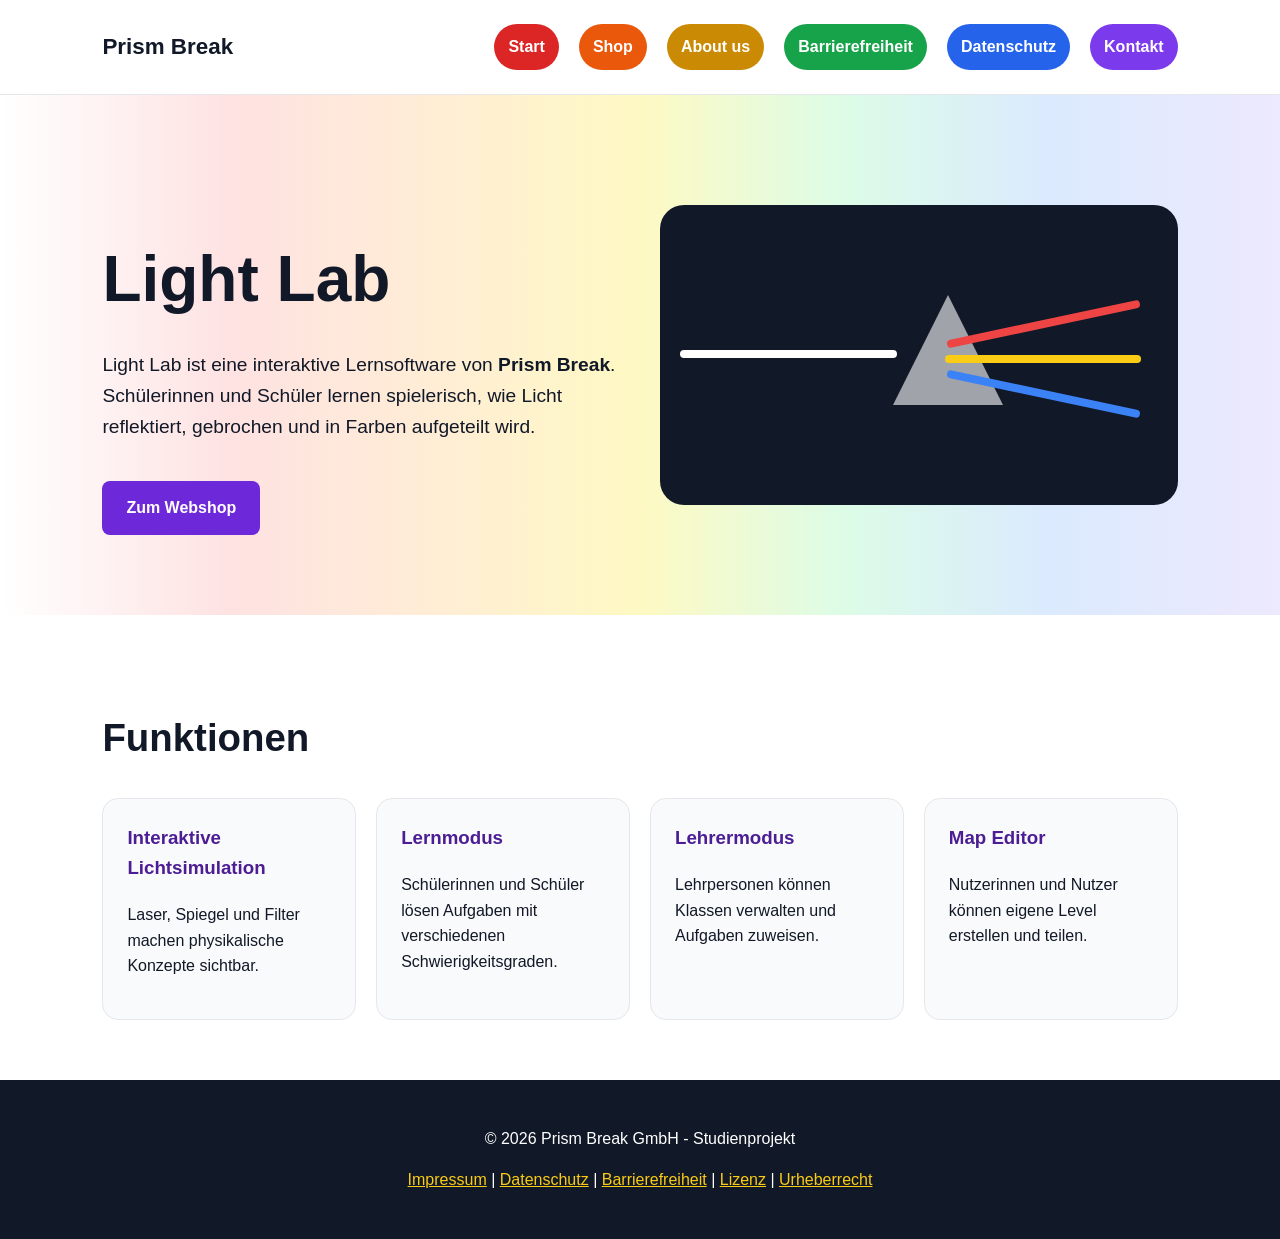
<file: index.html>
<!DOCTYPE html>
<html lang="de">
<head>
  <meta charset="UTF-8">
  <meta name="viewport" content="width=device-width, initial-scale=1.0">
  <title>Prism Break - Light Lab</title>
  <link rel="stylesheet" href="style.css">
</head>

<body>
  <a class="skip-link" href="#main-content">Zum Hauptinhalt springen</a>

  <header>
    <nav class="navbar" aria-label="Hauptnavigation">
      <div class="logo">Prism Break</div>

      <ul>
        <ul>
            <li><a class="nav-red" href="index.html">Start</a></li>
            <li><a class="nav-orange" href="shop.html">Shop</a></li>
             <li><a class="nav-yellow" href="about.html">About us</a></li>
            <li><a class="nav-green" href="accessibility.html">Barrierefreiheit</a></li>
             <li><a class="nav-blue" href="privacy.html">Datenschutz</a></li>
            <li><a class="nav-purple" href="contact.html">Kontakt</a></li>
        </ul>
      </ul>
    </nav>
  </header>

  <main id="main-content">
    <section class="hero">
      <div class="hero-text">
        <h1>Light Lab</h1>
        <p>
          Light Lab ist eine interaktive Lernsoftware von <strong>Prism Break</strong>.
          Schülerinnen und Schüler lernen spielerisch, wie Licht reflektiert,
          gebrochen und in Farben aufgeteilt wird.
        </p>

        <a class="button" href="shop.html">Zum Webshop</a>
      </div>

      <div class="prism-box" aria-label="Grafische Darstellung eines Prismas">
        <div class="beam white-beam"></div>
        <div class="prism"></div>
        <div class="beam red"></div>
        <div class="beam yellow"></div>
        <div class="beam blue"></div>
      </div>
    </section>

    <section class="features">
      <h2>Funktionen</h2>

      <div class="card-grid">
        <article class="card">
          <h3>Interaktive Lichtsimulation</h3>
          <p>Laser, Spiegel und Filter machen physikalische Konzepte sichtbar.</p>
        </article>

        <article class="card">
          <h3>Lernmodus</h3>
          <p>Schülerinnen und Schüler lösen Aufgaben mit verschiedenen Schwierigkeitsgraden.</p>
        </article>

        <article class="card">
          <h3>Lehrermodus</h3>
          <p>Lehrpersonen können Klassen verwalten und Aufgaben zuweisen.</p>
        </article>

        <article class="card">
          <h3>Map Editor</h3>
          <p>Nutzerinnen und Nutzer können eigene Level erstellen und teilen.</p>
        </article>
      </div>
    </section>
  </main>

  <footer>
  <p>&copy; 2026 Prism Break GmbH - Studienprojekt</p>
  <p>
    <a href="imprint.html">Impressum</a> |
    <a href="privacy.html">Datenschutz</a> |
    <a href="accessibility.html">Barrierefreiheit</a> |
    <a href="license.html">Lizenz</a> |
    <a href="copyright.html">Urheberrecht</a>
  </p>
</footer>
</body>
</html>
</file>
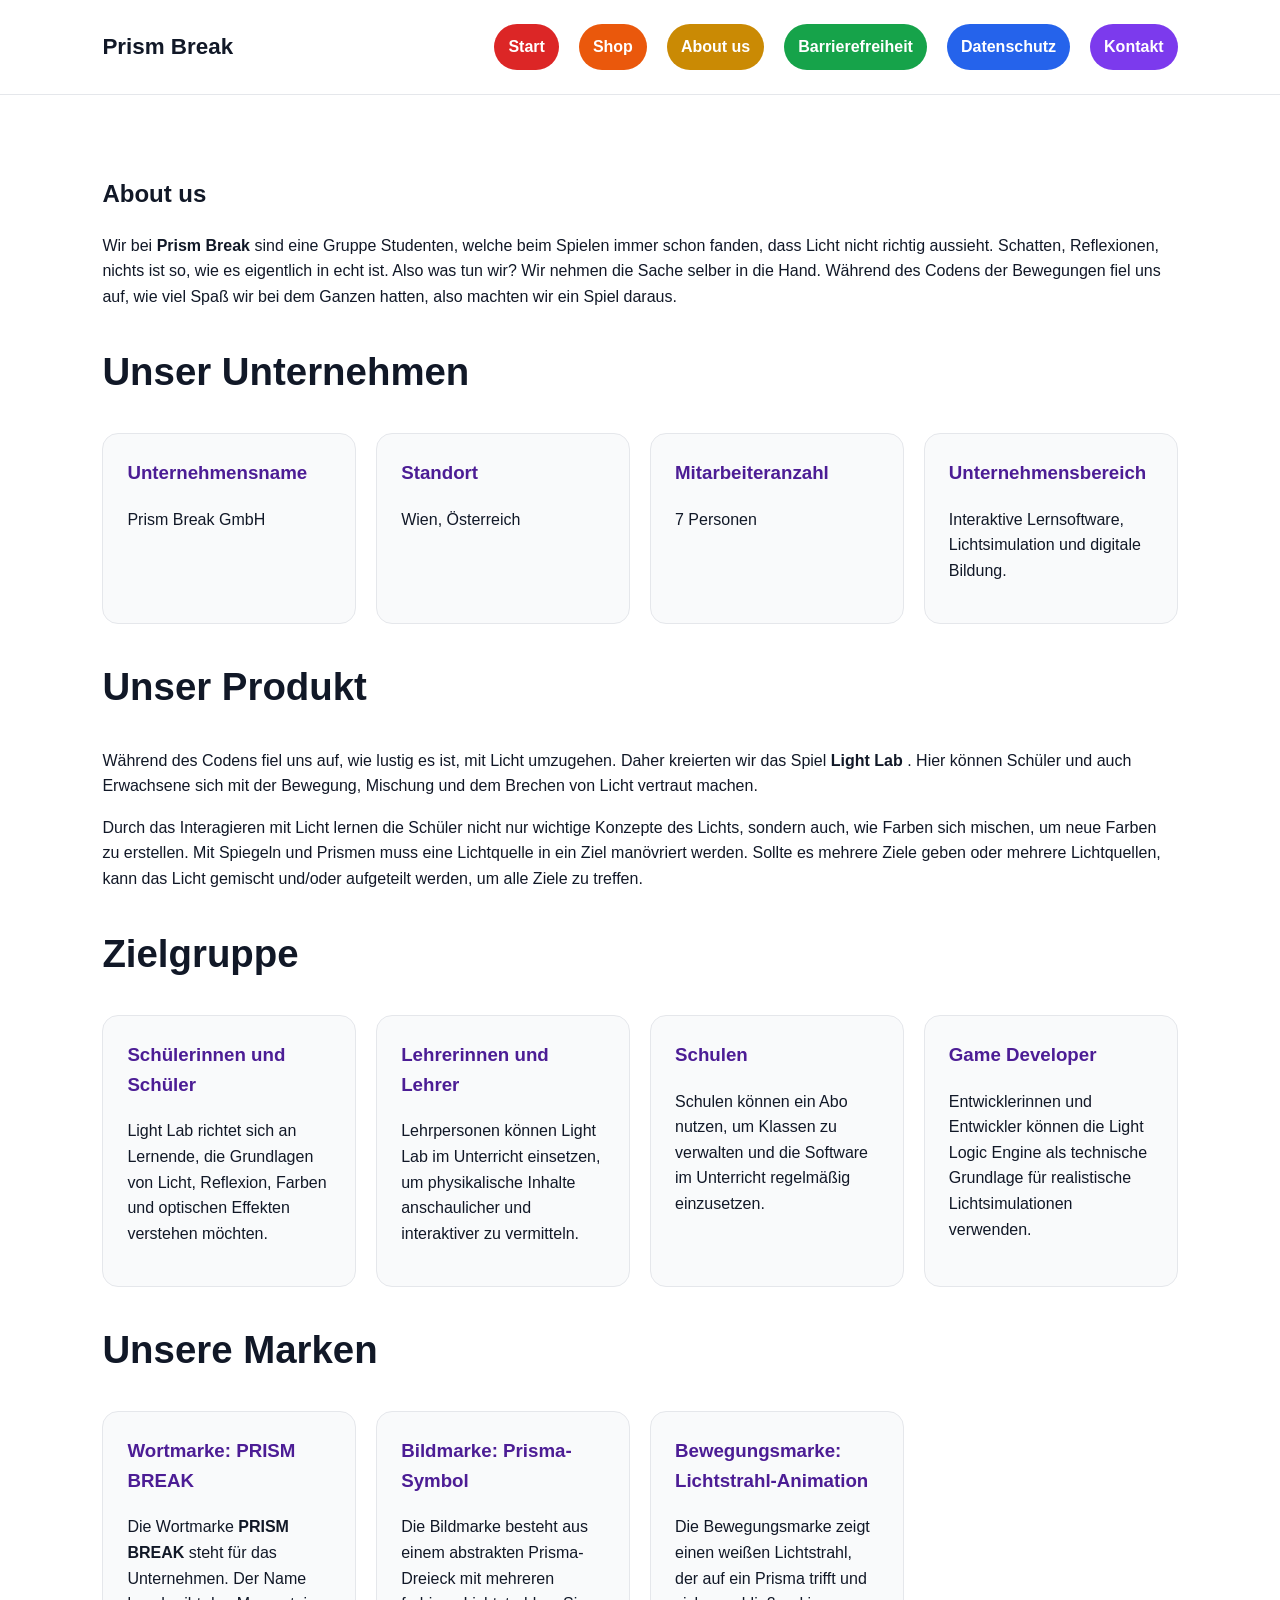
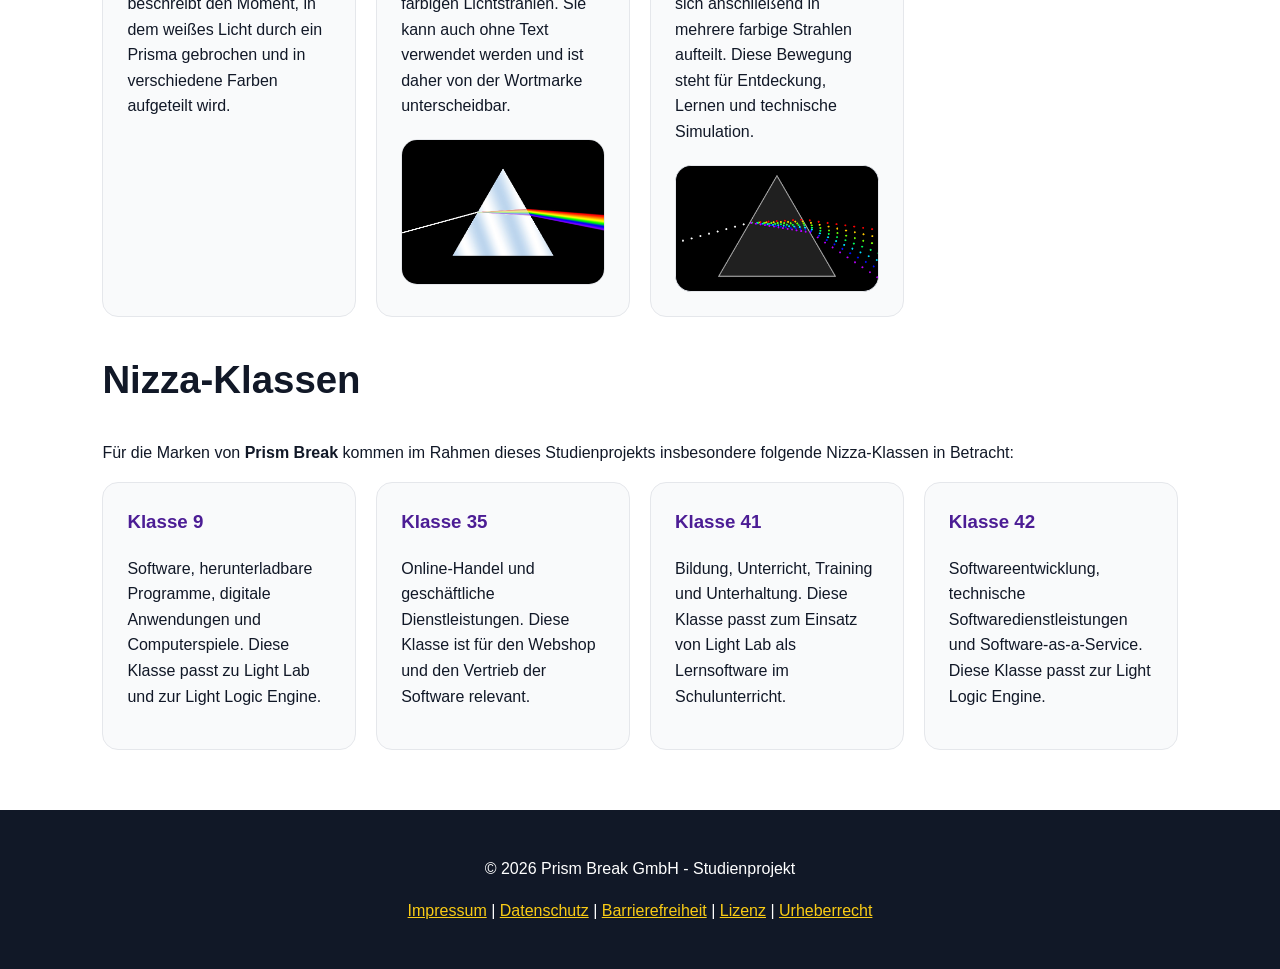
<file: about.html>
<!DOCTYPE html>
<html lang="de">
<head>
  <meta charset="UTF-8">
  <meta name="viewport" content="width=device-width, initial-scale=1.0">
  <title>Prism Break</title>
  <link rel="stylesheet" href="style.css">
</head>

<body>
  <a class="skip-link" href="#main-content">Zum Hauptinhalt springen</a>

<header>
  <nav class="navbar" aria-label="Hauptnavigation">
    <div class="logo">Prism Break</div>

    <ul>
      <li><a class="nav-red" href="index.html">Start</a></li>
      <li><a class="nav-orange" href="shop.html">Shop</a></li>
      <li><a class="nav-yellow" href="about.html">About us</a></li>
      <li><a class="nav-green" href="accessibility.html">Barrierefreiheit</a></li>
      <li><a class="nav-blue" href="privacy.html">Datenschutz</a></li>
      <li><a class="nav-purple" href="contact.html">Kontakt</a></li>
    </ul>
  </nav>
</header>

  <main id="main-content">
  <section class="features">
    <h1>About us</h1>

    <p>
      Wir bei <strong>Prism Break</strong> sind eine Gruppe Studenten, welche beim Spielen immer schon fanden, dass Licht nicht richtig aussieht. Schatten, Reflexionen, nichts ist so, wie es eigentlich in echt ist. Also was tun wir? Wir nehmen die Sache selber in die Hand. Während des Codens der Bewegungen fiel uns auf, wie viel Spaß wir bei dem Ganzen hatten, also machten wir ein Spiel daraus. 


    </p>

    <h2>Unser Unternehmen</h2>
    <div class="card-grid">
      <article class="card">
        <h3>Unternehmensname</h3>
        <p>Prism Break GmbH</p>
      </article>

      <article class="card">
        <h3>Standort</h3>
        <p>Wien, Österreich</p>
      </article>

      <article class="card">
        <h3>Mitarbeiteranzahl</h3>
        <p>7 Personen</p>
      </article>

      <article class="card">
        <h3>Unternehmensbereich</h3>
        <p>Interaktive Lernsoftware, Lichtsimulation und digitale Bildung.</p>
      </article>
    </div>

    <h2>Unser Produkt</h2>

  <p>

Während des Codens fiel uns auf, wie lustig es ist, mit Licht umzugehen. Daher kreierten wir das Spiel <strong>Light Lab </strong>. Hier können Schüler und auch Erwachsene sich mit der Bewegung, Mischung und dem Brechen von Licht vertraut machen. 

  </p>

  <p>
Durch das Interagieren mit Licht lernen die Schüler nicht nur wichtige Konzepte des Lichts, sondern auch, wie Farben sich mischen, um neue Farben zu erstellen. Mit Spiegeln und Prismen muss eine Lichtquelle in ein Ziel manövriert werden. Sollte es mehrere Ziele geben oder mehrere Lichtquellen, kann das Licht gemischt und/oder aufgeteilt werden, um alle Ziele zu treffen. 

  </p>
  
  
  <h2>Zielgruppe</h2>

    <div class="card-grid">
      <article class="card">
        <h3>Schülerinnen und Schüler</h3>
        <p>
          Light Lab richtet sich an Lernende, die Grundlagen von Licht,
          Reflexion, Farben und optischen Effekten verstehen möchten.
        </p>
      </article>

      <article class="card">
        <h3>Lehrerinnen und Lehrer</h3>
        <p>
          Lehrpersonen können Light Lab im Unterricht einsetzen, um physikalische
          Inhalte anschaulicher und interaktiver zu vermitteln.
        </p>
      </article>

      <article class="card">
        <h3>Schulen</h3>
        <p>
          Schulen können ein Abo nutzen, um Klassen zu verwalten und die
          Software im Unterricht regelmäßig einzusetzen.
        </p>
      </article>

      <article class="card">
        <h3>Game Developer</h3>
        <p>
          Entwicklerinnen und Entwickler können die Light Logic Engine als
          technische Grundlage für realistische Lichtsimulationen verwenden.
        </p>
      </article>
    </div>


    <h2>Unsere Marken</h2>


    <div class="card-grid">
      <article class="card">
        <h3>Wortmarke: PRISM BREAK</h3>
        <p>
          Die Wortmarke <strong>PRISM BREAK</strong> steht für das Unternehmen.
          Der Name beschreibt den Moment, in dem weißes Licht durch ein Prisma
          gebrochen und in verschiedene Farben aufgeteilt wird.
        </p>
      </article>

      <article class="card">
        <h3>Bildmarke: Prisma-Symbol</h3>
        <p>
          Die Bildmarke besteht aus einem abstrakten Prisma-Dreieck mit mehreren
          farbigen Lichtstrahlen. Sie kann auch ohne Text verwendet werden und
          ist daher von der Wortmarke unterscheidbar.
        </p>

        <img 
    class="brand-image"
    src="assets/prism-symbol.png.jpg"
    alt="Prisma-Symbol mit weißem Lichtstrahl und farbigem Spektrum">

      </article>

      <article class="card">
        <h3>Bewegungsmarke: Lichtstrahl-Animation</h3>
        <p>
          Die Bewegungsmarke zeigt einen weißen Lichtstrahl, der auf ein Prisma
          trifft und sich anschließend in mehrere farbige Strahlen aufteilt.
          Diese Bewegung steht für Entdeckung, Lernen und technische Simulation.
        </p>

        <img 
          class="brand-image"
         src="assets/Light_dispersion_conceptual.gif"
          alt="Animation eines Prismas mit Lichtbrechung und farbigem Spektrum">
      </article>
    </div>
<h2>Nizza-Klassen</h2>

    <p>
      Für die Marken von <strong>Prism Break</strong> kommen im Rahmen dieses Studienprojekts
      insbesondere folgende Nizza-Klassen in Betracht:
    </p>

    <div class="card-grid">
      <article class="card">
        <h3>Klasse 9</h3>
        <p>
          Software, herunterladbare Programme, digitale Anwendungen und
          Computerspiele. Diese Klasse passt zu Light Lab und zur Light Logic Engine.
        </p>
      </article>

      <article class="card">
        <h3>Klasse 35</h3>
        <p>
          Online-Handel und geschäftliche Dienstleistungen. Diese Klasse ist für
          den Webshop und den Vertrieb der Software relevant.
        </p>
      </article>

      <article class="card">
        <h3>Klasse 41</h3>
        <p>
          Bildung, Unterricht, Training und Unterhaltung. Diese Klasse passt zum
          Einsatz von Light Lab als Lernsoftware im Schulunterricht.
        </p>
      </article>

      <article class="card">
        <h3>Klasse 42</h3>
        <p>
          Softwareentwicklung, technische Softwaredienstleistungen und
          Software-as-a-Service. Diese Klasse passt zur Light Logic Engine.
        </p>
      </article>

      
    </div>
  </section>
</main>

  <footer>
  <p>&copy; 2026 Prism Break GmbH - Studienprojekt</p>
  <p>
    <a href="imprint.html">Impressum</a> |
    <a href="privacy.html">Datenschutz</a> |
    <a href="accessibility.html">Barrierefreiheit</a> |
    <a href="license.html">Lizenz</a> |
    <a href="copyright.html">Urheberrecht</a>
  </p>
</footer>
</body>
</html>
</file>
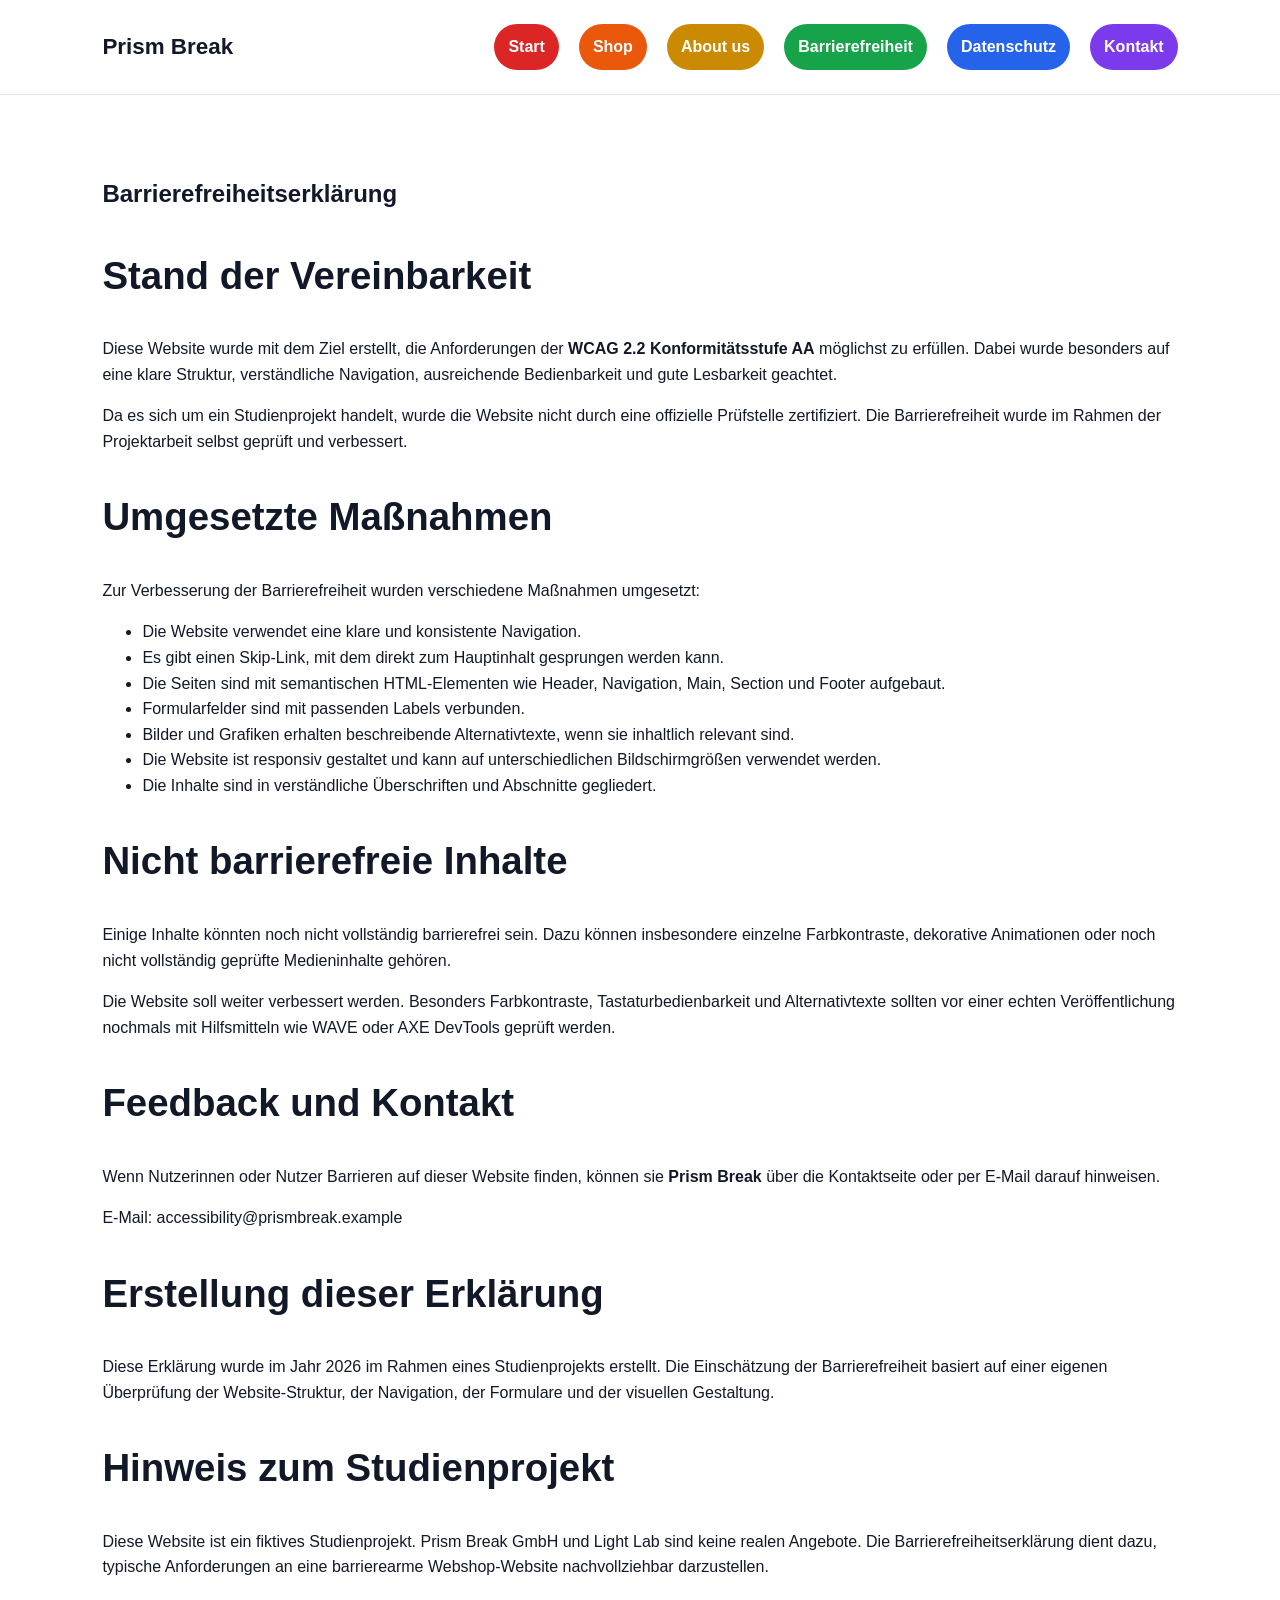
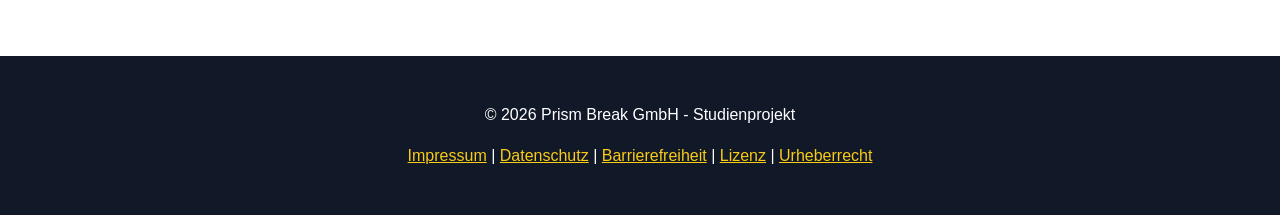
<file: accessibility.html>
<!DOCTYPE html>
<html lang="de">
<head>

  <meta charset="UTF-8">
  <meta name="viewport" content="width=device-width, initial-scale=1.0">
  <title>Prism Break</title>
  <link rel="stylesheet" href="style.css">
</head>

<body>
  <a class="skip-link" href="#main-content">Zum Hauptinhalt springen</a>

<header>
  <nav class="navbar" aria-label="Hauptnavigation">
    <div class="logo">Prism Break</div>

    <ul>
      <li><a class="nav-red" href="index.html">Start</a></li>
      <li><a class="nav-orange" href="shop.html">Shop</a></li>
      <li><a class="nav-yellow" href="about.html">About us</a></li>
      <li><a class="nav-green" href="accessibility.html">Barrierefreiheit</a></li>
      <li><a class="nav-blue" href="privacy.html">Datenschutz</a></li>
      <li><a class="nav-purple" href="contact.html">Kontakt</a></li>
    </ul>
  </nav>
</header>

  <main id="main-content">
  <section class="features">
  <h1>Barrierefreiheitserklärung</h1>

  <h2>Stand der Vereinbarkeit</h2>
  <p>
    Diese Website wurde mit dem Ziel erstellt, die Anforderungen der
    <strong>WCAG 2.2 Konformitätsstufe AA</strong> möglichst zu erfüllen.
    Dabei wurde besonders auf eine klare Struktur, verständliche Navigation,
    ausreichende Bedienbarkeit und gute Lesbarkeit geachtet.
  </p>
  <p>
    Da es sich um ein Studienprojekt handelt, wurde die Website nicht durch eine
    offizielle Prüfstelle zertifiziert. Die Barrierefreiheit wurde im Rahmen der
    Projektarbeit selbst geprüft und verbessert.
  </p>

  <h2>Umgesetzte Maßnahmen</h2>
  <p>
    Zur Verbesserung der Barrierefreiheit wurden verschiedene Maßnahmen umgesetzt:
  </p>
  <ul>
    <li>Die Website verwendet eine klare und konsistente Navigation.</li>
    <li>Es gibt einen Skip-Link, mit dem direkt zum Hauptinhalt gesprungen werden kann.</li>
    <li>Die Seiten sind mit semantischen HTML-Elementen wie Header, Navigation, Main, Section und Footer aufgebaut.</li>
    <li>Formularfelder sind mit passenden Labels verbunden.</li>
    <li>Bilder und Grafiken erhalten beschreibende Alternativtexte, wenn sie inhaltlich relevant sind.</li>
    <li>Die Website ist responsiv gestaltet und kann auf unterschiedlichen Bildschirmgrößen verwendet werden.</li>
    <li>Die Inhalte sind in verständliche Überschriften und Abschnitte gegliedert.</li>
  </ul>

  <h2>Nicht barrierefreie Inhalte</h2>
  <p>
    Einige Inhalte könnten noch nicht vollständig barrierefrei sein. Dazu können
    insbesondere einzelne Farbkontraste, dekorative Animationen oder noch nicht
    vollständig geprüfte Medieninhalte gehören.
  </p>
  <p>
    Die Website soll weiter verbessert werden. Besonders Farbkontraste,
    Tastaturbedienbarkeit und Alternativtexte sollten vor einer echten
    Veröffentlichung nochmals mit Hilfsmitteln wie WAVE oder AXE DevTools geprüft werden.
  </p>

  <h2>Feedback und Kontakt</h2>
  <p>
    Wenn Nutzerinnen oder Nutzer Barrieren auf dieser Website finden, können sie
    <strong>Prism Break</strong> über die Kontaktseite oder per E-Mail darauf hinweisen.
  </p>
  <p>
    E-Mail: accessibility@prismbreak.example
  </p>

  <h2>Erstellung dieser Erklärung</h2>
  <p>
    Diese Erklärung wurde im Jahr 2026 im Rahmen eines Studienprojekts erstellt.
    Die Einschätzung der Barrierefreiheit basiert auf einer eigenen Überprüfung
    der Website-Struktur, der Navigation, der Formulare und der visuellen Gestaltung.
  </p>

  <h2>Hinweis zum Studienprojekt</h2>
  <p>
    Diese Website ist ein fiktives Studienprojekt. Prism Break GmbH und Light Lab
    sind keine realen Angebote. Die Barrierefreiheitserklärung dient dazu, typische
    Anforderungen an eine barrierearme Webshop-Website nachvollziehbar darzustellen.
  </p>
</section>
</main>

  <footer>
  <p>&copy; 2026 Prism Break GmbH - Studienprojekt</p>
  <p>
    <a href="imprint.html">Impressum</a> |
    <a href="privacy.html">Datenschutz</a> |
    <a href="accessibility.html">Barrierefreiheit</a> |
    <a href="license.html">Lizenz</a> |
    <a href="copyright.html">Urheberrecht</a>
  </p>
</footer>
</body>
</html>
</file>
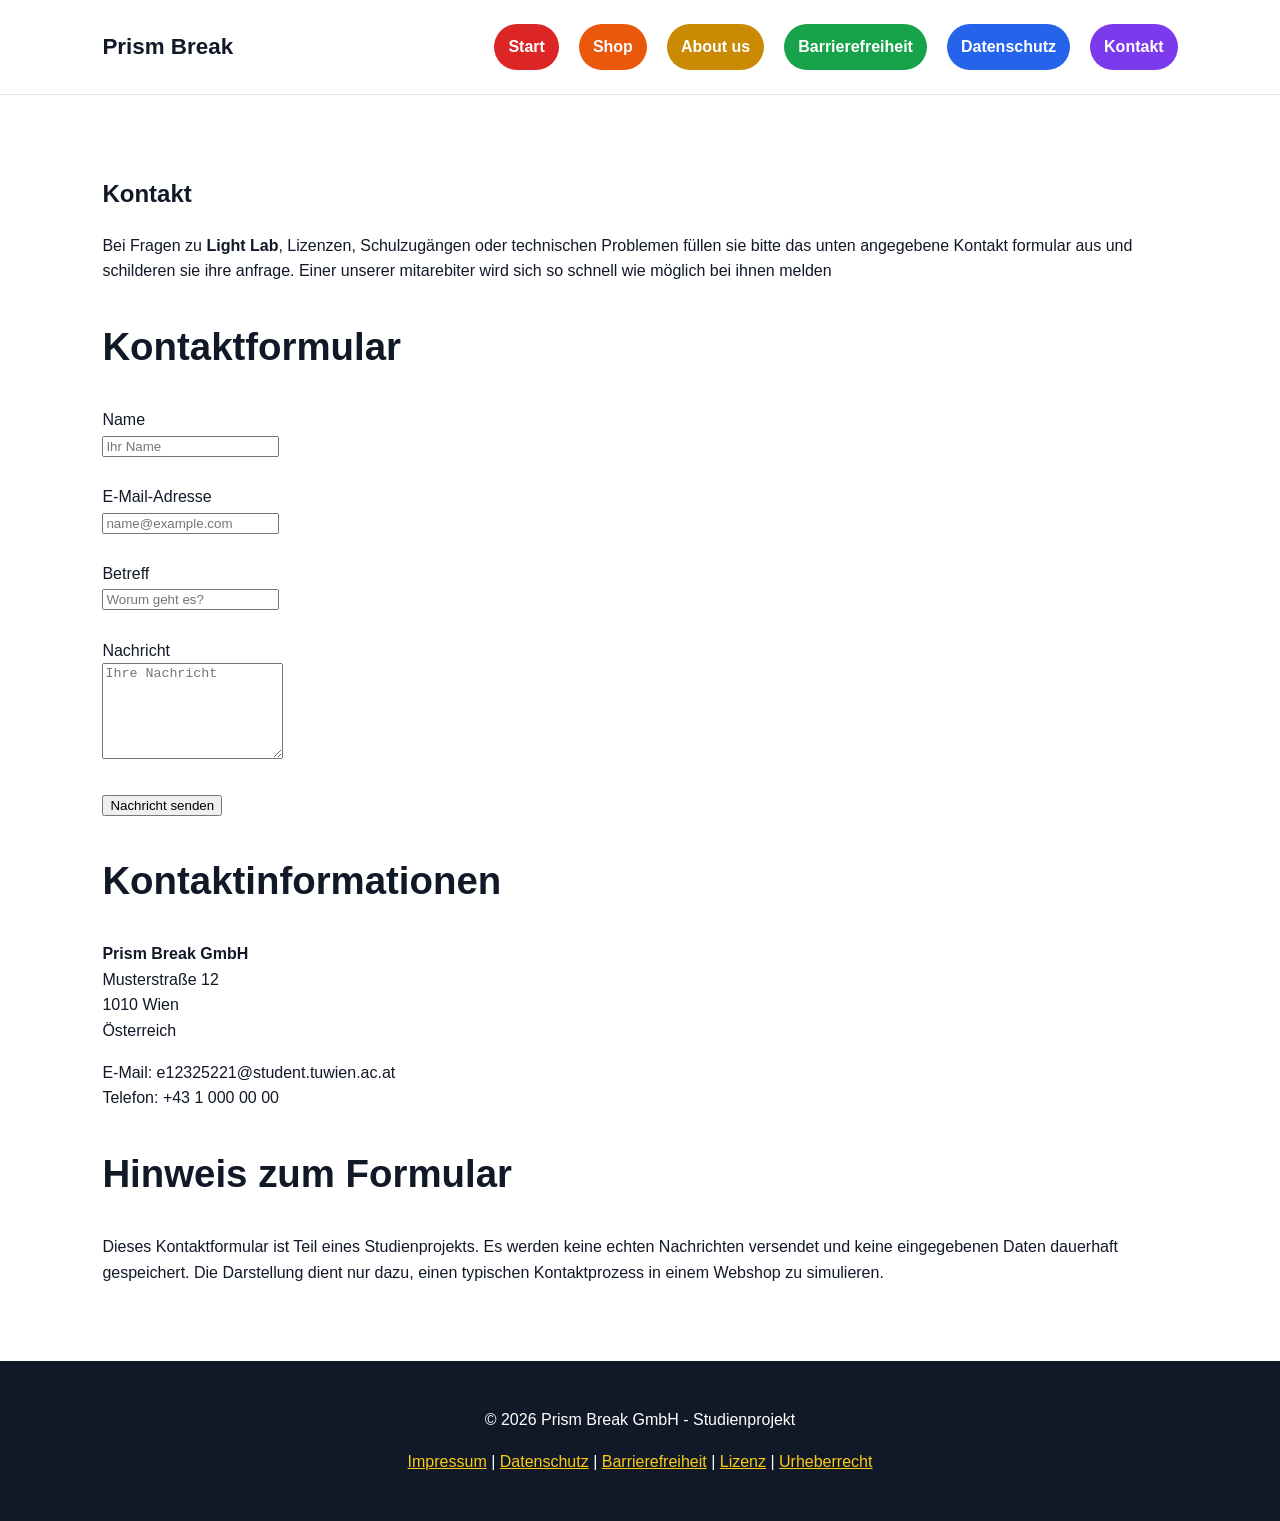
<file: contact.html>
<!DOCTYPE html>
<html lang="de">
<head>
  <meta charset="UTF-8">
  <meta name="viewport" content="width=device-width, initial-scale=1.0">
  <title>Prism Break</title>
  <link rel="stylesheet" href="style.css">
</head>

<body>
  <a class="skip-link" href="#main-content">Zum Hauptinhalt springen</a>

<header>
  <nav class="navbar" aria-label="Hauptnavigation">
    <div class="logo">Prism Break</div>

    <ul>
      <li><a class="nav-red" href="index.html">Start</a></li>
      <li><a class="nav-orange" href="shop.html">Shop</a></li>
      <li><a class="nav-yellow" href="about.html">About us</a></li>
      <li><a class="nav-green" href="accessibility.html">Barrierefreiheit</a></li>
      <li><a class="nav-blue" href="privacy.html">Datenschutz</a></li>
      <li><a class="nav-purple" href="contact.html">Kontakt</a></li>
    </ul>
  </nav>
</header>

  <main id="main-content">
  <section class="features">
  <h1>Kontakt</h1>

  <p>
    Bei Fragen zu <strong>Light Lab</strong>, Lizenzen, Schulzugängen oder technischen Problemen
    füllen sie bitte das unten angegebene Kontakt formular aus und schilderen sie ihre anfrage. Einer unserer mitarebiter wird sich so schnell wie möglich bei ihnen melden 
  </p>

  <h2>Kontaktformular</h2>

  <form>
    <label for="name">Name</label><br>
    <input type="text" id="name" name="name" placeholder="Ihr Name"><br><br>

    <label for="email">E-Mail-Adresse</label><br>
    <input type="email" id="email" name="email" placeholder="name@example.com"><br><br>

    <label for="subject">Betreff</label><br>
    <input type="text" id="subject" name="subject" placeholder="Worum geht es?"><br><br>

    <label for="message">Nachricht</label><br>
    <textarea id="message" name="message" rows="6" placeholder="Ihre Nachricht"></textarea><br><br>

    <button type="submit">Nachricht senden</button>
  </form>

  <h2>Kontaktinformationen</h2>

  <p>
    <strong>Prism Break GmbH</strong><br>
    Musterstraße 12<br>
    1010 Wien<br>
    Österreich
  </p>

  <p>
    E-Mail: e12325221@student.tuwien.ac.at<br>
    Telefon: +43 1 000 00 00
  </p>

  <h2>Hinweis zum Formular</h2>

  <p>
    Dieses Kontaktformular ist Teil eines Studienprojekts. Es werden keine echten Nachrichten
    versendet und keine eingegebenen Daten dauerhaft gespeichert. Die Darstellung dient nur dazu,
    einen typischen Kontaktprozess in einem Webshop zu simulieren.
  </p>
</section>
</main>

  <footer>
  <p>&copy; 2026 Prism Break GmbH - Studienprojekt</p>
  <p>
    <a href="imprint.html">Impressum</a> |
    <a href="privacy.html">Datenschutz</a> |
    <a href="accessibility.html">Barrierefreiheit</a> |
    <a href="license.html">Lizenz</a> |
    <a href="copyright.html">Urheberrecht</a>
  </p>
</footer>
</body>
</html>
</file>
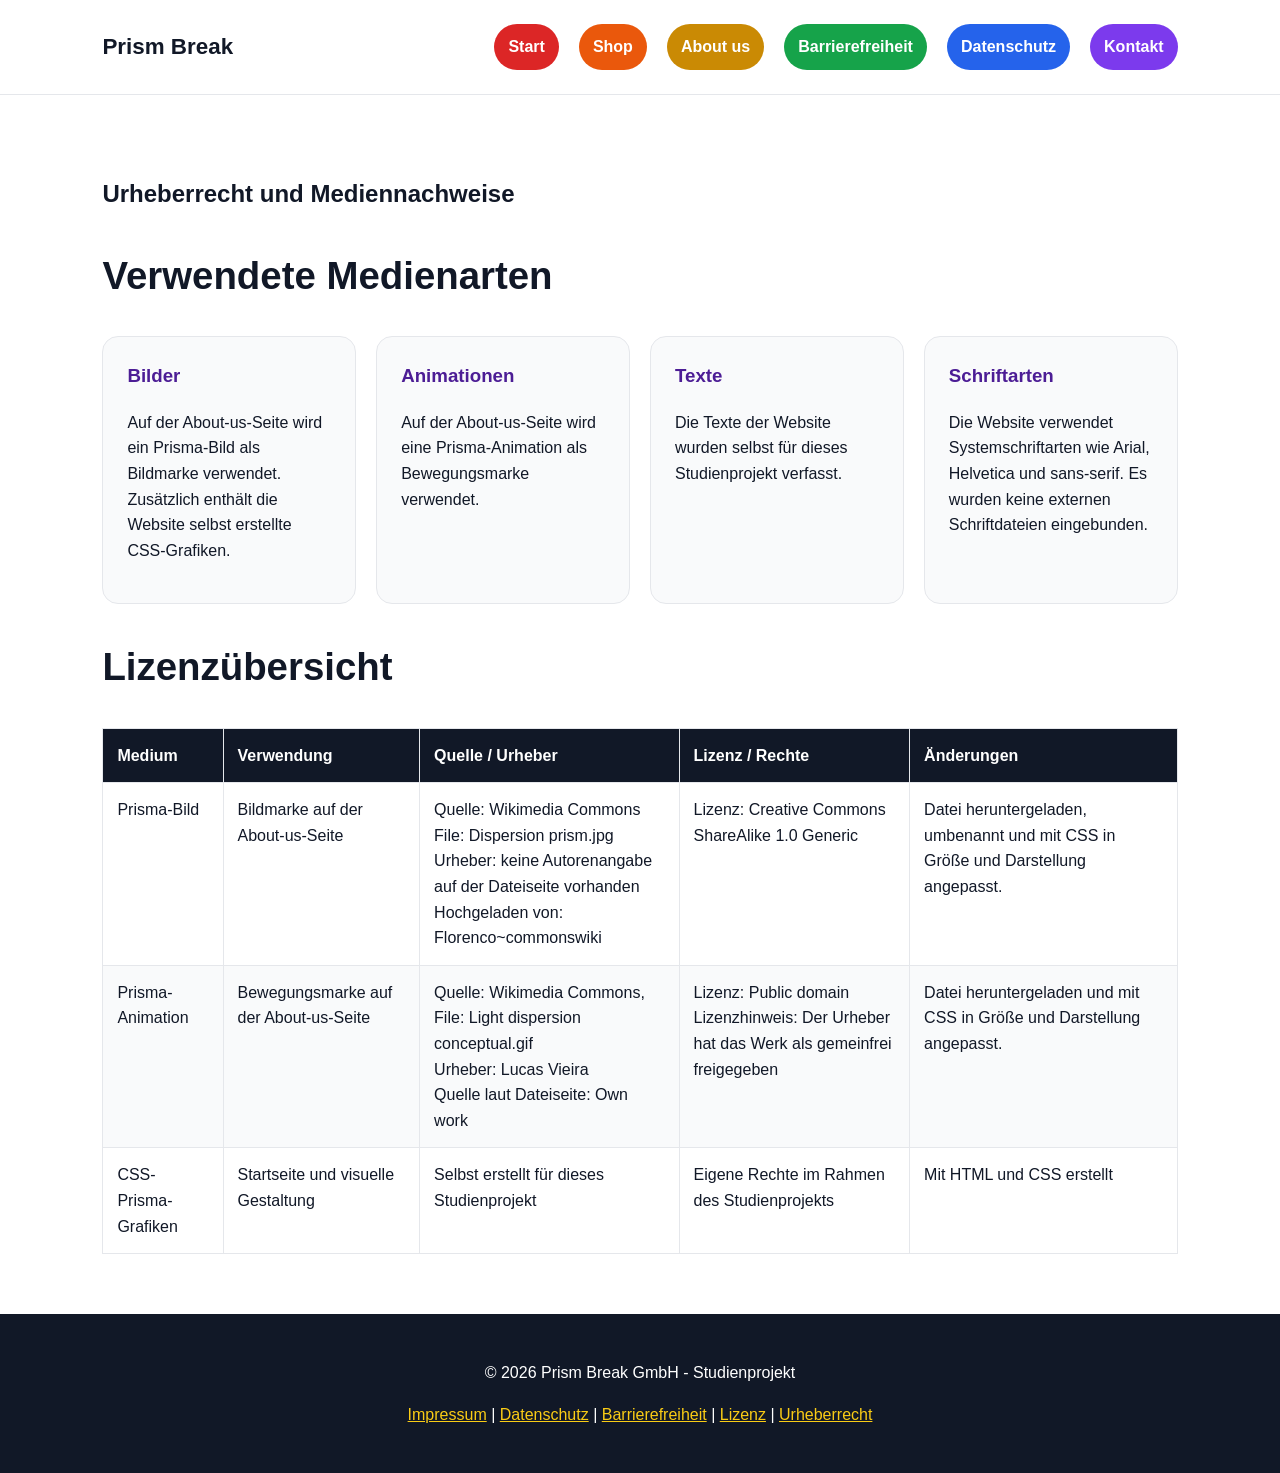
<file: copyright.html>
<!DOCTYPE html>
<html lang="de">
<head>
  <meta charset="UTF-8">
  <meta name="viewport" content="width=device-width, initial-scale=1.0">
  <title>Prism Break</title>
  <link rel="stylesheet" href="style.css">
</head>

<body>
  <a class="skip-link" href="#main-content">Zum Hauptinhalt springen</a>

<header>
  <nav class="navbar" aria-label="Hauptnavigation">
    <div class="logo">Prism Break</div>

    <ul>
      <li><a class="nav-red" href="index.html">Start</a></li>
      <li><a class="nav-orange" href="shop.html">Shop</a></li>
      <li><a class="nav-yellow" href="about.html">About us</a></li>
      <li><a class="nav-green" href="accessibility.html">Barrierefreiheit</a></li>
      <li><a class="nav-blue" href="privacy.html">Datenschutz</a></li>
      <li><a class="nav-purple" href="contact.html">Kontakt</a></li>
    </ul>
  </nav>
</header>

  <main id="main-content">
    <section class="features">
    <h1>Urheberrecht und Mediennachweise</h1>

      <h2>Verwendete Medienarten</h2>

      <div class="card-grid">
        <article class="card">
          <h3>Bilder</h3>
          <p>
            Auf der About-us-Seite wird ein Prisma-Bild als Bildmarke verwendet.
            Zusätzlich enthält die Website selbst erstellte CSS-Grafiken.
          </p>
        </article>

        <article class="card">
          <h3>Animationen</h3>
          <p>
            Auf der About-us-Seite wird eine Prisma-Animation als Bewegungsmarke
            verwendet.
          </p>
        </article>

         <article class="card">
    <h3>Texte</h3>
    <p>
      Die Texte der Website wurden selbst für dieses Studienprojekt verfasst.
    </p>
  </article>

  <article class="card">
    <h3>Schriftarten</h3>
    <p>
      Die Website verwendet Systemschriftarten wie Arial, Helvetica und sans-serif.
      Es wurden keine externen Schriftdateien eingebunden.
    </p>
  </article>
      </div>

      <h2>Lizenzübersicht</h2>

      <div class="table-wrapper">
        <table>
          <thead>
            <tr>
              <th>Medium</th>
              <th>Verwendung</th>
              <th>Quelle / Urheber</th>
              <th>Lizenz / Rechte</th>
              <th>Änderungen</th>
            </tr>
          </thead>

          <tbody>
            <tr>
              <td>Prisma-Bild</td>
              <td>Bildmarke auf der About-us-Seite</td>
            <td>
             Quelle: Wikimedia Commons <br>
             File: Dispersion prism.jpg<br>
             Urheber: keine Autorenangabe auf der Dateiseite vorhanden<br>
            Hochgeladen von: Florenco~commonswiki
  </td>
  <td>
    Lizenz: Creative Commons ShareAlike 1.0 Generic
  </td>
  <td>
    Datei heruntergeladen, umbenannt und mit CSS in Größe und Darstellung angepasst.
  </td>
</tr>

            <tr>
  <td>Prisma-Animation</td>
  <td>Bewegungsmarke auf der About-us-Seite</td>
  <td>
    Quelle: Wikimedia Commons, <br>
    File: Light dispersion conceptual.gif<br>
    Urheber: Lucas Vieira<br>
    Quelle laut Dateiseite: Own work
  </td>
  <td>
    Lizenz: Public domain<br>
    Lizenzhinweis: Der Urheber hat das Werk als gemeinfrei freigegeben
  </td>
  <td>
    Datei heruntergeladen und mit CSS in Größe und Darstellung angepasst.
  </td>
</tr>

            <tr>
              <td>CSS-Prisma-Grafiken</td>
              <td>Startseite und visuelle Gestaltung</td>
              <td>Selbst erstellt für dieses Studienprojekt</td>
              <td>Eigene Rechte im Rahmen des Studienprojekts</td>
              <td>Mit HTML und CSS erstellt</td>
            </tr>
          </tbody>
        </table>
      </div>

      
    </section>
  </main>

  <footer>
  <p>&copy; 2026 Prism Break GmbH - Studienprojekt</p>
  <p>
    <a href="imprint.html">Impressum</a> |
    <a href="privacy.html">Datenschutz</a> |
    <a href="accessibility.html">Barrierefreiheit</a> |
    <a href="license.html">Lizenz</a> |
    <a href="copyright.html">Urheberrecht</a>
  </p>
</footer>
</body>
</html>
</file>
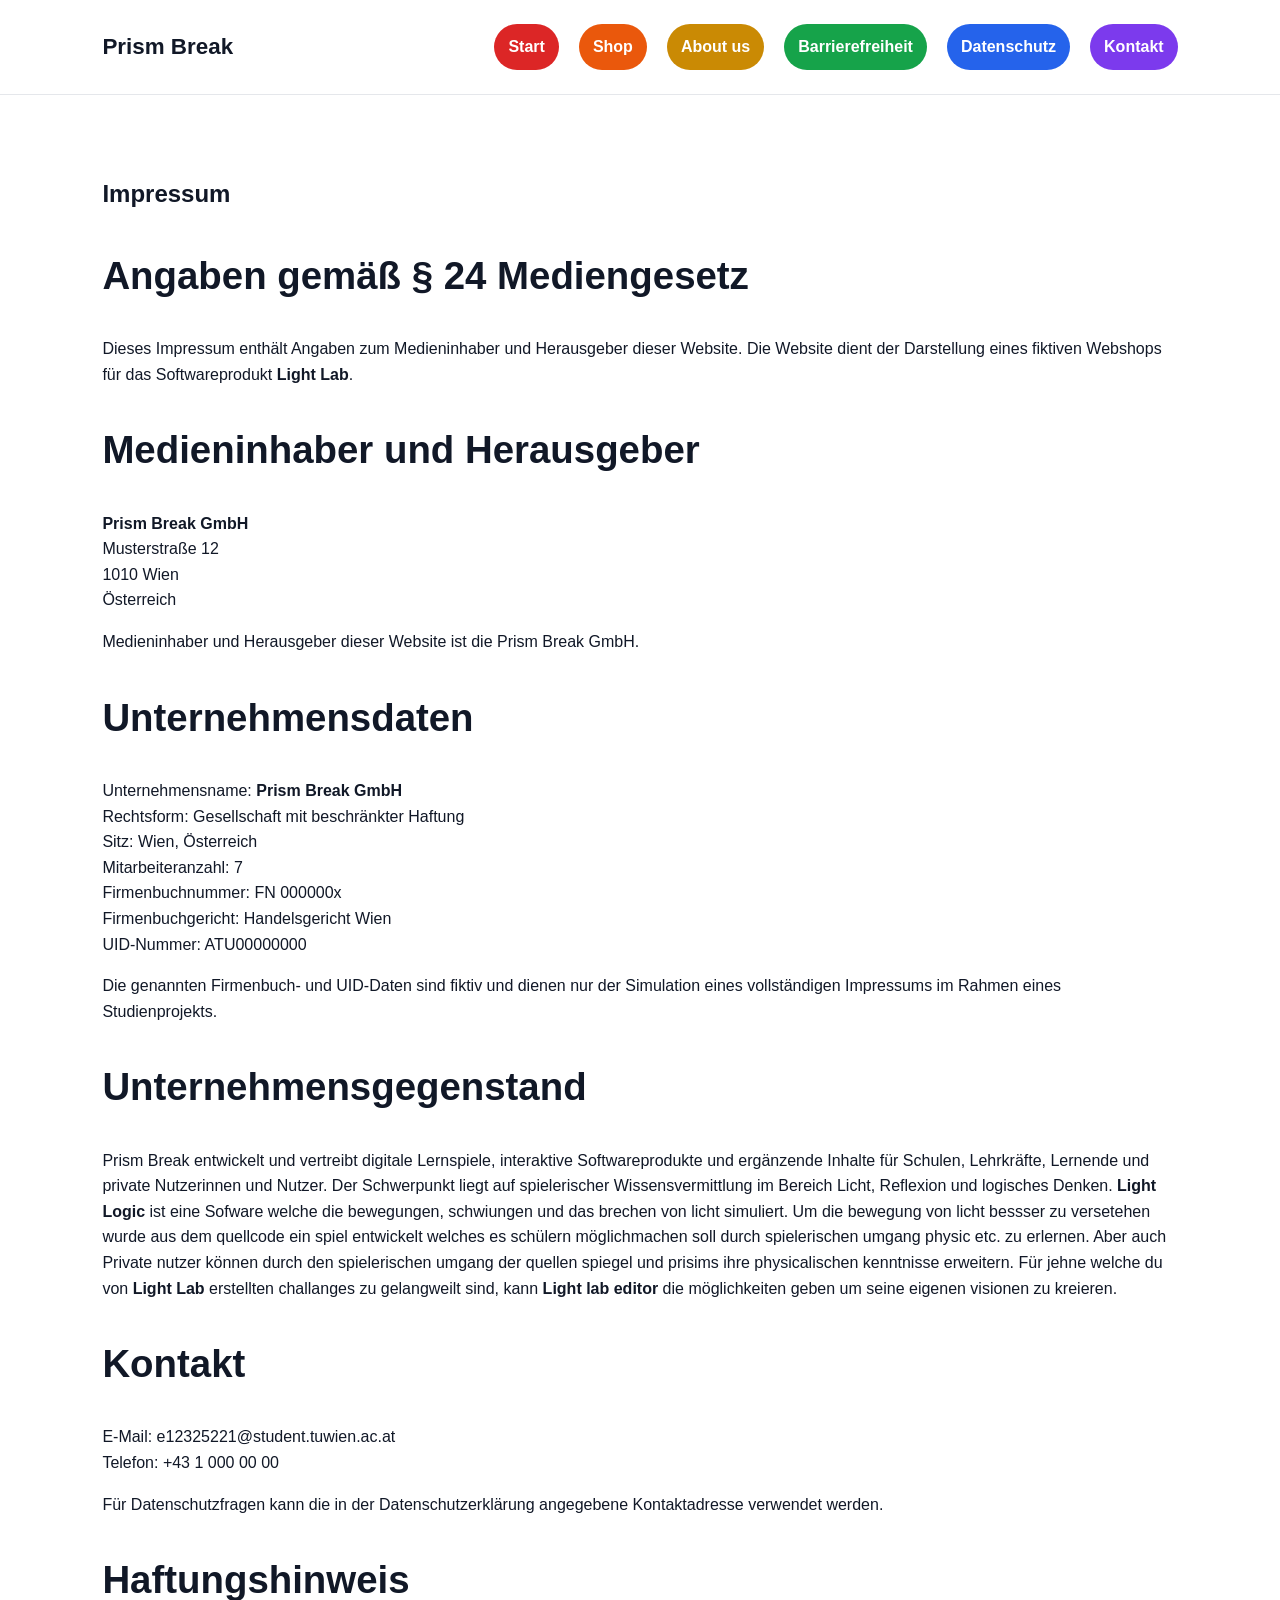
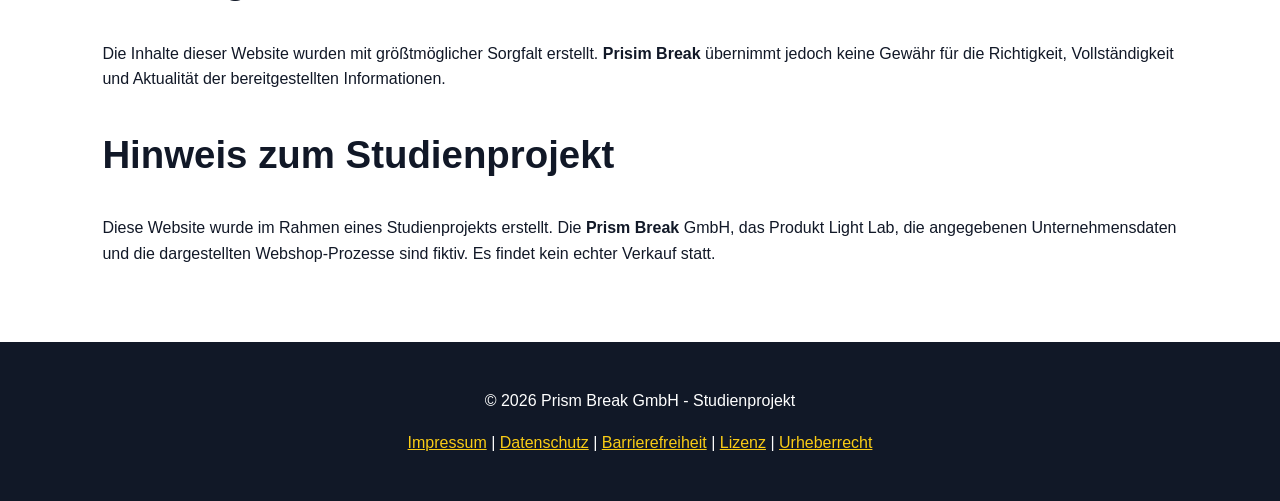
<file: imprint.html>
<!DOCTYPE html>
<html lang="de">
<head>
  <meta charset="UTF-8">
  <meta name="viewport" content="width=device-width, initial-scale=1.0">
  <title>Prism Break</title>
  <link rel="stylesheet" href="style.css">
</head>

<body>
  <a class="skip-link" href="#main-content">Zum Hauptinhalt springen</a>

<header>
  <nav class="navbar" aria-label="Hauptnavigation">
    <div class="logo">Prism Break</div>

    <ul>
      <li><a class="nav-red" href="index.html">Start</a></li>
      <li><a class="nav-orange" href="shop.html">Shop</a></li>
      <li><a class="nav-yellow" href="about.html">About us</a></li>
      <li><a class="nav-green" href="accessibility.html">Barrierefreiheit</a></li>
      <li><a class="nav-blue" href="privacy.html">Datenschutz</a></li>
      <li><a class="nav-purple" href="contact.html">Kontakt</a></li>
    </ul>
  </nav>
</header>

  <main id="main-content">
  <section class="features">
  <h1>Impressum</h1>

  <h2>Angaben gemäß § 24 Mediengesetz</h2>
  <p>
    Dieses Impressum enthält Angaben zum Medieninhaber und Herausgeber dieser Website.
    Die Website dient der Darstellung eines fiktiven Webshops für das Softwareprodukt
    <strong>Light Lab</strong>.
  </p>

  <h2>Medieninhaber und Herausgeber</h2>
  <p>
    <strong>Prism Break GmbH</strong><br>
    Musterstraße 12<br>
    1010 Wien<br>
    Österreich
  </p>
  <p>
    Medieninhaber und Herausgeber dieser Website ist die Prism Break GmbH.
  </p>

  <h2>Unternehmensdaten</h2>
  <p>
    Unternehmensname: <strong>Prism Break GmbH</strong><br>
    Rechtsform: Gesellschaft mit beschränkter Haftung<br>
    Sitz: Wien, Österreich<br>
    Mitarbeiteranzahl: 7<br>
    Firmenbuchnummer: FN 000000x<br>
    Firmenbuchgericht: Handelsgericht Wien<br>
    UID-Nummer: ATU00000000
  </p>
  <p>
    Die genannten Firmenbuch- und UID-Daten sind fiktiv und dienen nur der Simulation
    eines vollständigen Impressums im Rahmen eines Studienprojekts.
  </p>

  <h2>Unternehmensgegenstand</h2>
  <p>
    Prism Break entwickelt und vertreibt digitale Lernspiele, interaktive Softwareprodukte
    und ergänzende Inhalte für Schulen, Lehrkräfte, Lernende und private Nutzerinnen und Nutzer.
    Der Schwerpunkt liegt auf spielerischer Wissensvermittlung im Bereich Licht, Reflexion
    und logisches Denken.

    <strong>Light Logic</strong> ist eine Sofware welche die bewegungen, schwiungen und das brechen von licht simuliert. Um die bewegung von licht bessser zu versetehen wurde aus dem 
    quellcode ein spiel entwickelt welches es schülern möglichmachen soll durch spielerischen umgang physic etc. zu erlernen. Aber auch Private nutzer können durch den spielerischen umgang 
    der quellen spiegel und prisims ihre physicalischen kenntnisse erweitern. Für jehne welche du von <strong>Light  Lab</strong> erstellten challanges zu gelangweilt sind, kann 
    <strong>Light lab editor</strong> die möglichkeiten geben um seine eigenen visionen zu kreieren. 
  </p>

  <h2>Kontakt</h2>
  <p>
    E-Mail: e12325221@student.tuwien.ac.at<br>
    Telefon: +43 1 000 00 00
  </p>
  <p>
    Für Datenschutzfragen kann die in der Datenschutzerklärung angegebene Kontaktadresse
    verwendet werden.
  </p>

  <h2>Haftungshinweis</h2>
  <p>
    Die Inhalte dieser Website wurden mit größtmöglicher Sorgfalt erstellt.
    <strong>Prisim Break</strong> übernimmt jedoch keine Gewähr für die Richtigkeit, Vollständigkeit
    und Aktualität der bereitgestellten Informationen.

  </p>

  <h2>Hinweis zum Studienprojekt</h2>
  <p>
    Diese Website wurde im Rahmen eines Studienprojekts erstellt. Die <strong>Prism Break</strong> GmbH,
    das Produkt Light Lab, die angegebenen Unternehmensdaten und die dargestellten
    Webshop-Prozesse sind fiktiv. Es findet kein echter Verkauf statt.
  </p>
</section>
</main>

  <footer>
  <p>&copy; 2026 Prism Break GmbH - Studienprojekt</p>
  <p>
    <a href="imprint.html">Impressum</a> |
    <a href="privacy.html">Datenschutz</a> |
    <a href="accessibility.html">Barrierefreiheit</a> |
    <a href="license.html">Lizenz</a> |
    <a href="copyright.html">Urheberrecht</a>
  </p>
</footer>
</body>
</html>
</file>
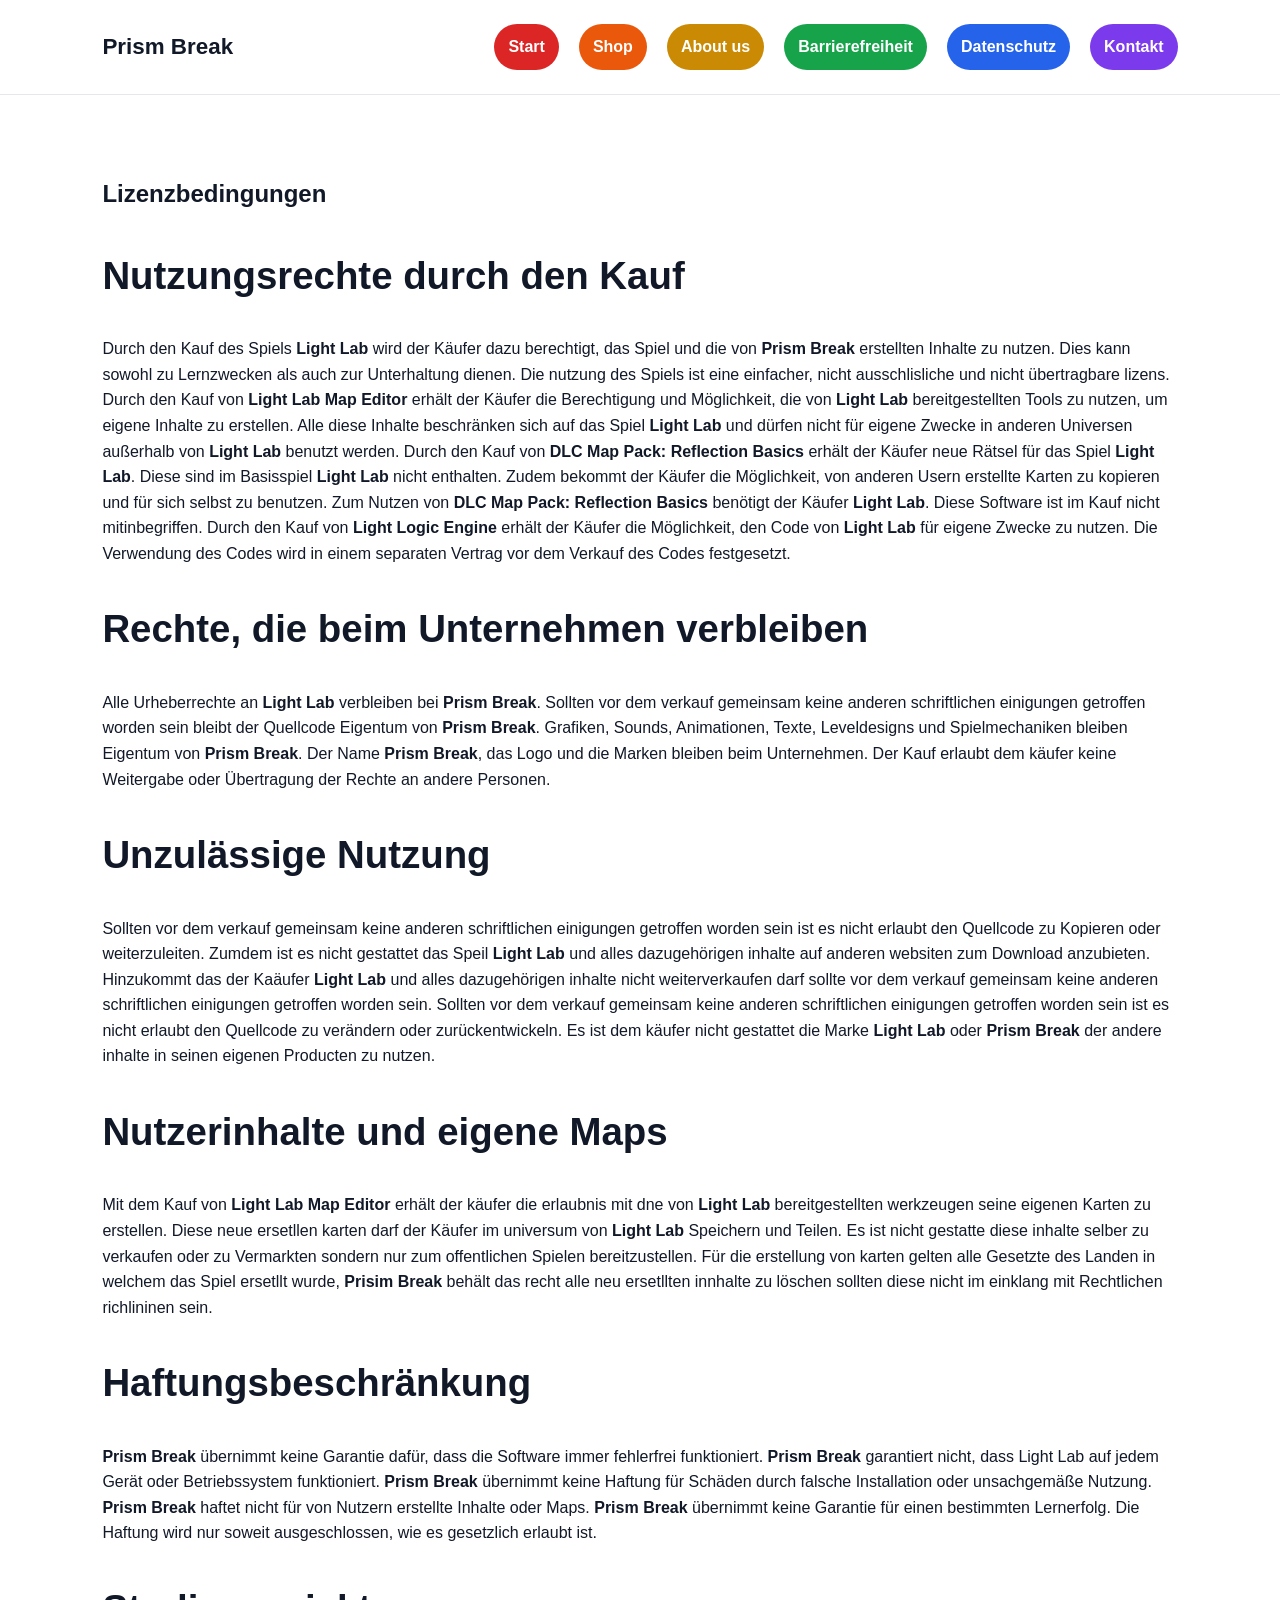
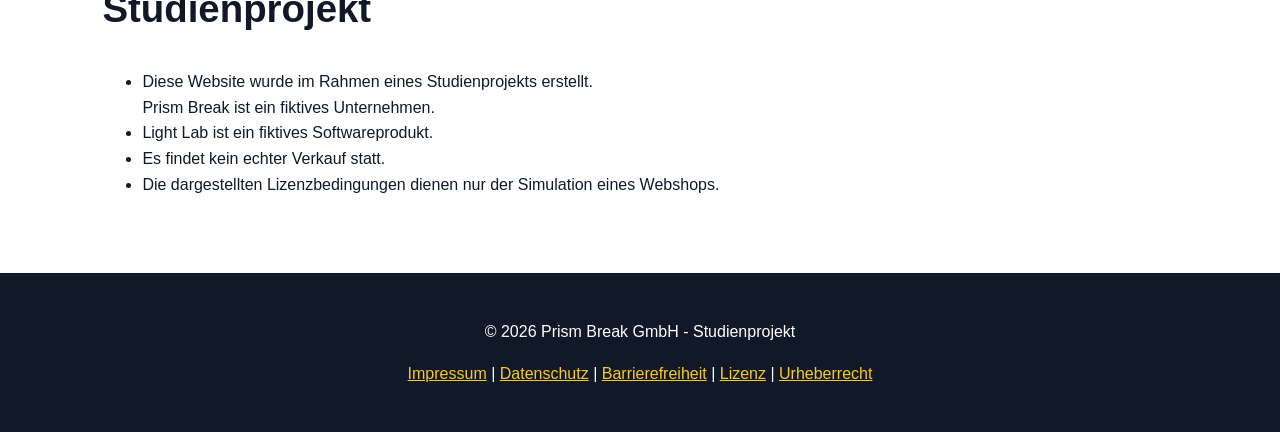
<file: license.html>
<!DOCTYPE html>
<html lang="de">
<head>
  <meta charset="UTF-8">
  <meta name="viewport" content="width=device-width, initial-scale=1.0">
  <title>Prism Break</title>
  <link rel="stylesheet" href="style.css">
</head>

<body>
  <a class="skip-link" href="#main-content">Zum Hauptinhalt springen</a>

<header>
  <nav class="navbar" aria-label="Hauptnavigation">
    <div class="logo">Prism Break</div>

    <ul>
      <li><a class="nav-red" href="index.html">Start</a></li>
      <li><a class="nav-orange" href="shop.html">Shop</a></li>
      <li><a class="nav-yellow" href="about.html">About us</a></li>
      <li><a class="nav-green" href="accessibility.html">Barrierefreiheit</a></li>
      <li><a class="nav-blue" href="privacy.html">Datenschutz</a></li>
      <li><a class="nav-purple" href="contact.html">Kontakt</a></li>
    </ul>
  </nav>
</header>

  <main id="main-content">
  <section class="features">
    <h1>Lizenzbedingungen</h1>

    <h2>Nutzungsrechte durch den Kauf</h2>
    Durch den Kauf des Spiels <strong>Light Lab</strong> wird der Käufer dazu berechtigt, das Spiel und die von <strong>Prism Break</strong> erstellten Inhalte zu nutzen. 
    Dies kann sowohl zu Lernzwecken als auch zur Unterhaltung dienen. Die nutzung des Spiels ist eine einfacher, nicht ausschlisliche und nicht übertragbare lizens.  

    Durch den Kauf von <strong>Light Lab Map Editor</strong> erhält der Käufer die Berechtigung und Möglichkeit, die von <strong>Light Lab</strong> bereitgestellten 
    Tools zu nutzen, um eigene Inhalte zu erstellen. Alle diese Inhalte beschränken sich auf das Spiel <strong>Light Lab</strong> und dürfen nicht für eigene Zwecke in anderen 
    Universen außerhalb von <strong>Light Lab</strong> benutzt werden.

Durch den Kauf von <strong>DLC Map Pack: Reflection Basics</strong> erhält der Käufer neue Rätsel für das Spiel <strong>Light Lab</strong>. Diese sind im Basisspiel 
<strong>Light Lab</strong> nicht enthalten. Zudem bekommt der Käufer die Möglichkeit, von anderen Usern erstellte Karten zu kopieren und für sich selbst zu benutzen. 
Zum Nutzen von <strong>DLC Map Pack: Reflection Basics</strong> benötigt der Käufer <strong>Light Lab</strong>. Diese Software ist im Kauf nicht mitinbegriffen.

Durch den Kauf von <strong>Light Logic Engine</strong> erhält der Käufer die Möglichkeit, den Code von <strong>Light Lab</strong> für eigene Zwecke zu nutzen. 
Die Verwendung des Codes wird in einem separaten Vertrag vor dem Verkauf des Codes festgesetzt.


    <h2>Rechte, die beim Unternehmen verbleiben</h2>
    <p>
  Alle Urheberrechte an <strong>Light Lab</strong> verbleiben bei <strong>Prism Break</strong>.
  Sollten vor dem verkauf gemeinsam keine anderen schriftlichen einigungen getroffen worden sein bleibt der Quellcode Eigentum von <strong>Prism Break</strong>.
  Grafiken, Sounds, Animationen, Texte, Leveldesigns und Spielmechaniken bleiben Eigentum von <strong>Prism Break</strong>.
  Der Name <strong>Prism Break</strong>, das Logo und die Marken bleiben beim Unternehmen.
  Der Kauf erlaubt dem käufer keine Weitergabe oder Übertragung der Rechte an andere Personen.
</p> 


</p> 
    <h2>Unzulässige Nutzung</h2>
    Sollten vor dem verkauf gemeinsam keine anderen schriftlichen einigungen getroffen worden sein ist es nicht erlaubt den Quellcode zu Kopieren oder weiterzuleiten. 
    Zumdem ist es nicht gestattet das Speil <strong>Light Lab</strong> und alles dazugehörigen inhalte auf anderen websiten zum Download anzubieten. Hinzukommt das der Kaäufer 
    <strong>Light Lab</strong> und alles dazugehörigen inhalte nicht weiterverkaufen darf sollte vor dem verkauf gemeinsam keine anderen schriftlichen einigungen getroffen worden sein.
    Sollten vor dem verkauf gemeinsam keine anderen schriftlichen einigungen getroffen worden sein ist es nicht erlaubt den Quellcode zu verändern oder zurückentwickeln. 
    Es ist dem käufer nicht gestattet die Marke <strong>Light Lab</strong> oder <strong>Prism Break</strong> der andere inhalte in seinen eigenen Producten zu nutzen.
</p> 
</p> 
    <h2>Nutzerinhalte und eigene Maps</h2>
    Mit dem Kauf von <strong>Light Lab Map Editor</strong> erhält der käufer die erlaubnis mit dne von <strong>Light Lab </strong> bereitgestellten werkzeugen seine eigenen Karten zu erstellen. 
    Diese neue ersetllen karten darf der Käufer im universum von <strong>Light Lab</strong> Speichern und Teilen. Es ist nicht gestatte diese inhalte selber zu verkaufen oder zu Vermarkten 
    sondern nur zum offentlichen Spielen bereitzustellen. Für die erstellung von karten gelten alle Gesetzte des Landen in welchem das Spiel ersetllt wurde, <strong>Prisim Break</strong>
    behält das recht alle neu ersetllten innhalte zu löschen sollten diese nicht im einklang mit Rechtlichen richlininen sein. 
</p> 

    <h2>Haftungsbeschränkung</h2>
    <p>
  <strong>Prism Break</strong> übernimmt keine Garantie dafür, dass die Software immer fehlerfrei funktioniert.
  <strong>Prism Break</strong> garantiert nicht, dass Light Lab auf jedem Gerät oder Betriebssystem funktioniert.
  <strong>Prism Break</strong> übernimmt keine Haftung für Schäden durch falsche Installation oder unsachgemäße Nutzung.
  <strong>Prism Break</strong> haftet nicht für von Nutzern erstellte Inhalte oder Maps.
  <strong>Prism Break</strong> übernimmt keine Garantie für einen bestimmten Lernerfolg.
  Die Haftung wird nur soweit ausgeschlossen, wie es gesetzlich erlaubt ist.

    </p>

    <h2>Studienprojekt</h2>

    <ul>
  <li>Diese Website wurde im Rahmen eines Studienprojekts erstellt.</li>
  <li<strong>Prism Break</strong> ist ein fiktives Unternehmen.</li>
  <li>Light Lab ist ein fiktives Softwareprodukt.</li>
  <li>Es findet kein echter Verkauf statt.</li>
  <li>Die dargestellten Lizenzbedingungen dienen nur der Simulation eines Webshops.</li>
</ul>
  </section>
</main>

  <footer>
  <p>&copy; 2026 Prism Break GmbH - Studienprojekt</p>
  <p>
    <a href="imprint.html">Impressum</a> |
    <a href="privacy.html">Datenschutz</a> |
    <a href="accessibility.html">Barrierefreiheit</a> |
    <a href="license.html">Lizenz</a> |
    <a href="copyright.html">Urheberrecht</a>
  </p>
</footer>
</body>
</html>
</file>
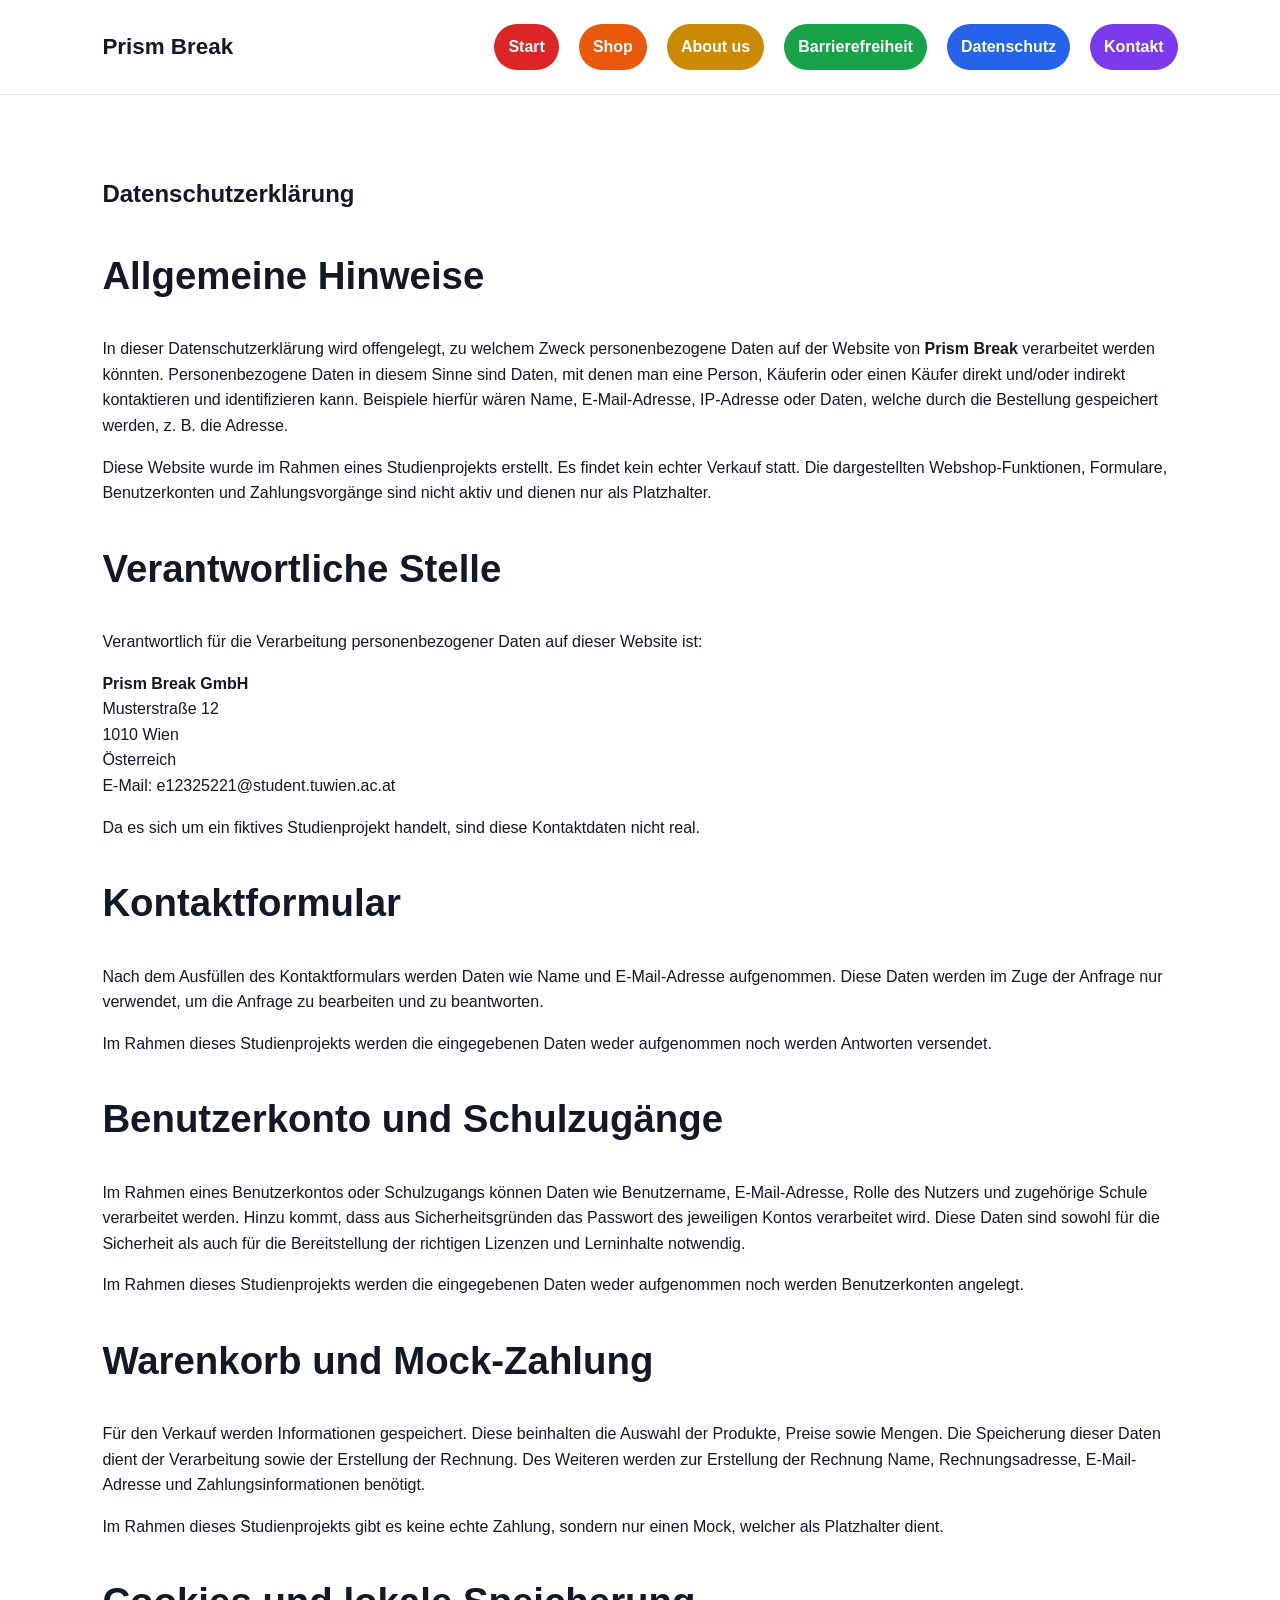
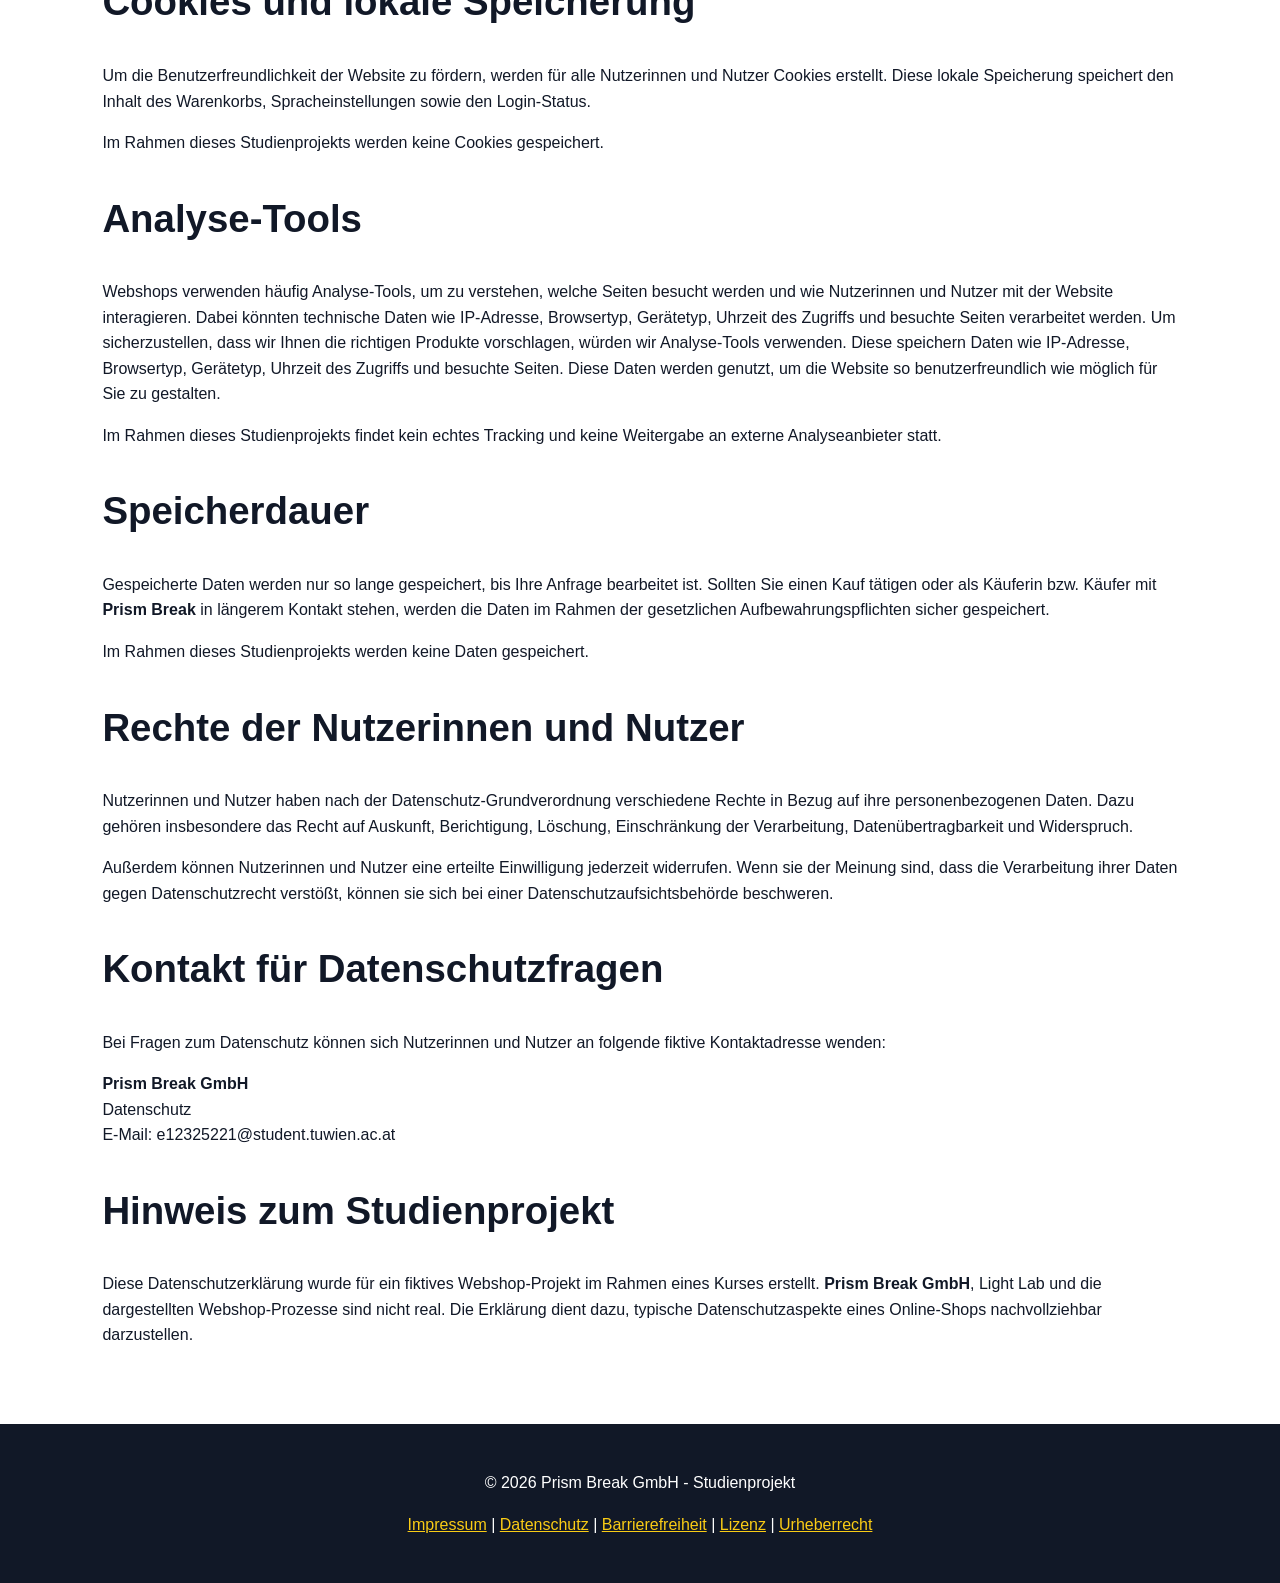
<file: privacy.html>
<!DOCTYPE html>
<html lang="de">
<head>
  <meta charset="UTF-8">
  <meta name="viewport" content="width=device-width, initial-scale=1.0">
  <title>Prism Break</title>
  <link rel="stylesheet" href="style.css">
</head>

<body>
  <a class="skip-link" href="#main-content">Zum Hauptinhalt springen</a>

<header>
  <nav class="navbar" aria-label="Hauptnavigation">
    <div class="logo">Prism Break</div>

    <ul>
      <li><a class="nav-red" href="index.html">Start</a></li>
      <li><a class="nav-orange" href="shop.html">Shop</a></li>
      <li><a class="nav-yellow" href="about.html">About us</a></li>
      <li><a class="nav-green" href="accessibility.html">Barrierefreiheit</a></li>
      <li><a class="nav-blue" href="privacy.html">Datenschutz</a></li>
      <li><a class="nav-purple" href="contact.html">Kontakt</a></li>
    </ul>
  </nav>
</header>

  <main id="main-content">
  <section class="features">
  <h1>Datenschutzerklärung</h1>

  <h2>Allgemeine Hinweise</h2>
  <p>
    In dieser Datenschutzerklärung wird offengelegt, zu welchem Zweck personenbezogene Daten auf der Website von <strong>Prism Break</strong> verarbeitet werden könnten. 
    Personenbezogene Daten in diesem Sinne sind Daten, mit denen man eine Person, Käuferin oder einen Käufer direkt und/oder indirekt kontaktieren und identifizieren kann. Beispiele hierfür wären 
    Name, E-Mail-Adresse, IP-Adresse oder Daten, welche durch die Bestellung gespeichert werden, z. B. die Adresse. 
  </p>
  <p>
    Diese Website wurde im Rahmen eines Studienprojekts erstellt. Es findet kein echter Verkauf statt.
    Die dargestellten Webshop-Funktionen, Formulare, Benutzerkonten und Zahlungsvorgänge sind nicht aktiv und dienen nur als Platzhalter. 
  </p>

  <h2>Verantwortliche Stelle</h2>
  <p>
    Verantwortlich für die Verarbeitung personenbezogener Daten auf dieser Website ist:
  </p>
  <p>
    <strong>Prism Break GmbH</strong><br>
    Musterstraße 12<br>
    1010 Wien<br>
    Österreich<br>
    E-Mail: e12325221@student.tuwien.ac.at 
  </p>
  <p>
    Da es sich um ein fiktives Studienprojekt handelt, sind diese Kontaktdaten nicht real.
  </p>

  <h2>Kontaktformular</h2>
  <p>
    Nach dem Ausfüllen des Kontaktformulars werden Daten wie Name und E-Mail-Adresse aufgenommen. Diese Daten werden im Zuge der Anfrage nur verwendet, um die Anfrage zu 
    bearbeiten und zu beantworten. 
  </p>
  <p>
    Im Rahmen dieses Studienprojekts werden die eingegebenen Daten weder aufgenommen noch werden Antworten versendet. 
  </p>

  <h2>Benutzerkonto und Schulzugänge</h2>
  <p>
    Im Rahmen eines Benutzerkontos oder Schulzugangs können Daten wie Benutzername, E-Mail-Adresse, Rolle des Nutzers und zugehörige Schule verarbeitet werden. Hinzu kommt, dass 
    aus Sicherheitsgründen das Passwort des jeweiligen Kontos verarbeitet wird. Diese Daten sind sowohl für die Sicherheit als auch für die Bereitstellung der richtigen Lizenzen
    und Lerninhalte notwendig. 
  </p>

  <p>
    Im Rahmen dieses Studienprojekts werden die eingegebenen Daten weder aufgenommen noch werden Benutzerkonten angelegt. 
  </p>

  <h2>Warenkorb und Mock-Zahlung</h2>
  <p>
    Für den Verkauf werden Informationen gespeichert. Diese beinhalten die Auswahl der Produkte, Preise sowie Mengen. Die Speicherung dieser Daten dient der Verarbeitung sowie der Erstellung 
    der Rechnung. Des Weiteren werden zur Erstellung der Rechnung Name, Rechnungsadresse, E-Mail-Adresse und Zahlungsinformationen benötigt. 
  </p>
  <p>
    Im Rahmen dieses Studienprojekts gibt es keine echte Zahlung, sondern nur einen Mock, welcher als Platzhalter dient. 
  </p>

  <h2>Cookies und lokale Speicherung</h2>
  <p>
    Um die Benutzerfreundlichkeit der Website zu fördern, werden für alle Nutzerinnen und Nutzer Cookies erstellt. Diese lokale Speicherung speichert den Inhalt des Warenkorbs, Spracheinstellungen
    sowie den Login-Status. 
  </p>
  <p>
    Im Rahmen dieses Studienprojekts werden keine Cookies gespeichert. 
  </p>

  <h2>Analyse-Tools</h2>
  <p>
    Webshops verwenden häufig Analyse-Tools, um zu verstehen, welche Seiten besucht werden und wie
    Nutzerinnen und Nutzer mit der Website interagieren. Dabei könnten technische Daten wie IP-Adresse,
    Browsertyp, Gerätetyp, Uhrzeit des Zugriffs und besuchte Seiten verarbeitet werden.

    Um sicherzustellen, dass wir Ihnen die richtigen Produkte vorschlagen, würden wir Analyse-Tools verwenden. Diese speichern Daten wie IP-Adresse, Browsertyp, Gerätetyp, Uhrzeit des Zugriffs
    und besuchte Seiten. Diese Daten werden genutzt, um die Website so benutzerfreundlich wie möglich für Sie zu gestalten. 
  </p>
  <p>
    Im Rahmen dieses Studienprojekts findet kein echtes Tracking und keine Weitergabe an externe Analyseanbieter statt.
  </p>

  <h2>Speicherdauer</h2>
  <p>
    Gespeicherte Daten werden nur so lange gespeichert, bis Ihre Anfrage bearbeitet ist. Sollten Sie einen Kauf tätigen oder als Käuferin bzw. Käufer mit <strong>Prism Break</strong> in längerem 
    Kontakt stehen, werden die Daten im Rahmen der gesetzlichen Aufbewahrungspflichten sicher gespeichert. 
  </p>
  <p>
    Im Rahmen dieses Studienprojekts werden keine Daten gespeichert. 
  </p>

  <h2>Rechte der Nutzerinnen und Nutzer</h2>
  <p>
    Nutzerinnen und Nutzer haben nach der Datenschutz-Grundverordnung verschiedene Rechte in Bezug
    auf ihre personenbezogenen Daten. Dazu gehören insbesondere das Recht auf Auskunft, Berichtigung,
    Löschung, Einschränkung der Verarbeitung, Datenübertragbarkeit und Widerspruch.
  </p>
  <p>
    Außerdem können Nutzerinnen und Nutzer eine erteilte Einwilligung jederzeit widerrufen. Wenn sie
    der Meinung sind, dass die Verarbeitung ihrer Daten gegen Datenschutzrecht verstößt, können sie
    sich bei einer Datenschutzaufsichtsbehörde beschweren.
  </p>

  <h2>Kontakt für Datenschutzfragen</h2>
  <p>
    Bei Fragen zum Datenschutz können sich Nutzerinnen und Nutzer an folgende fiktive Kontaktadresse
    wenden:
  </p>
  <p>
    <strong>Prism Break GmbH</strong><br>
    Datenschutz<br>
    E-Mail: e12325221@student.tuwien.ac.at
  </p>

  <h2>Hinweis zum Studienprojekt</h2>
  <p>
    Diese Datenschutzerklärung wurde für ein fiktives Webshop-Projekt im Rahmen eines Kurses erstellt.
    <strong>Prism Break GmbH</strong>, Light Lab und die dargestellten Webshop-Prozesse sind nicht real. Die Erklärung
    dient dazu, typische Datenschutzaspekte eines Online-Shops nachvollziehbar darzustellen.
  </p>
</section>
</main>

  <footer>
  <p>&copy; 2026 Prism Break GmbH - Studienprojekt</p>
  <p>
    <a href="imprint.html">Impressum</a> |
    <a href="privacy.html">Datenschutz</a> |
    <a href="accessibility.html">Barrierefreiheit</a> |
    <a href="license.html">Lizenz</a> |
    <a href="copyright.html">Urheberrecht</a>
  </p>
</footer>
</body>
</html>
</file>
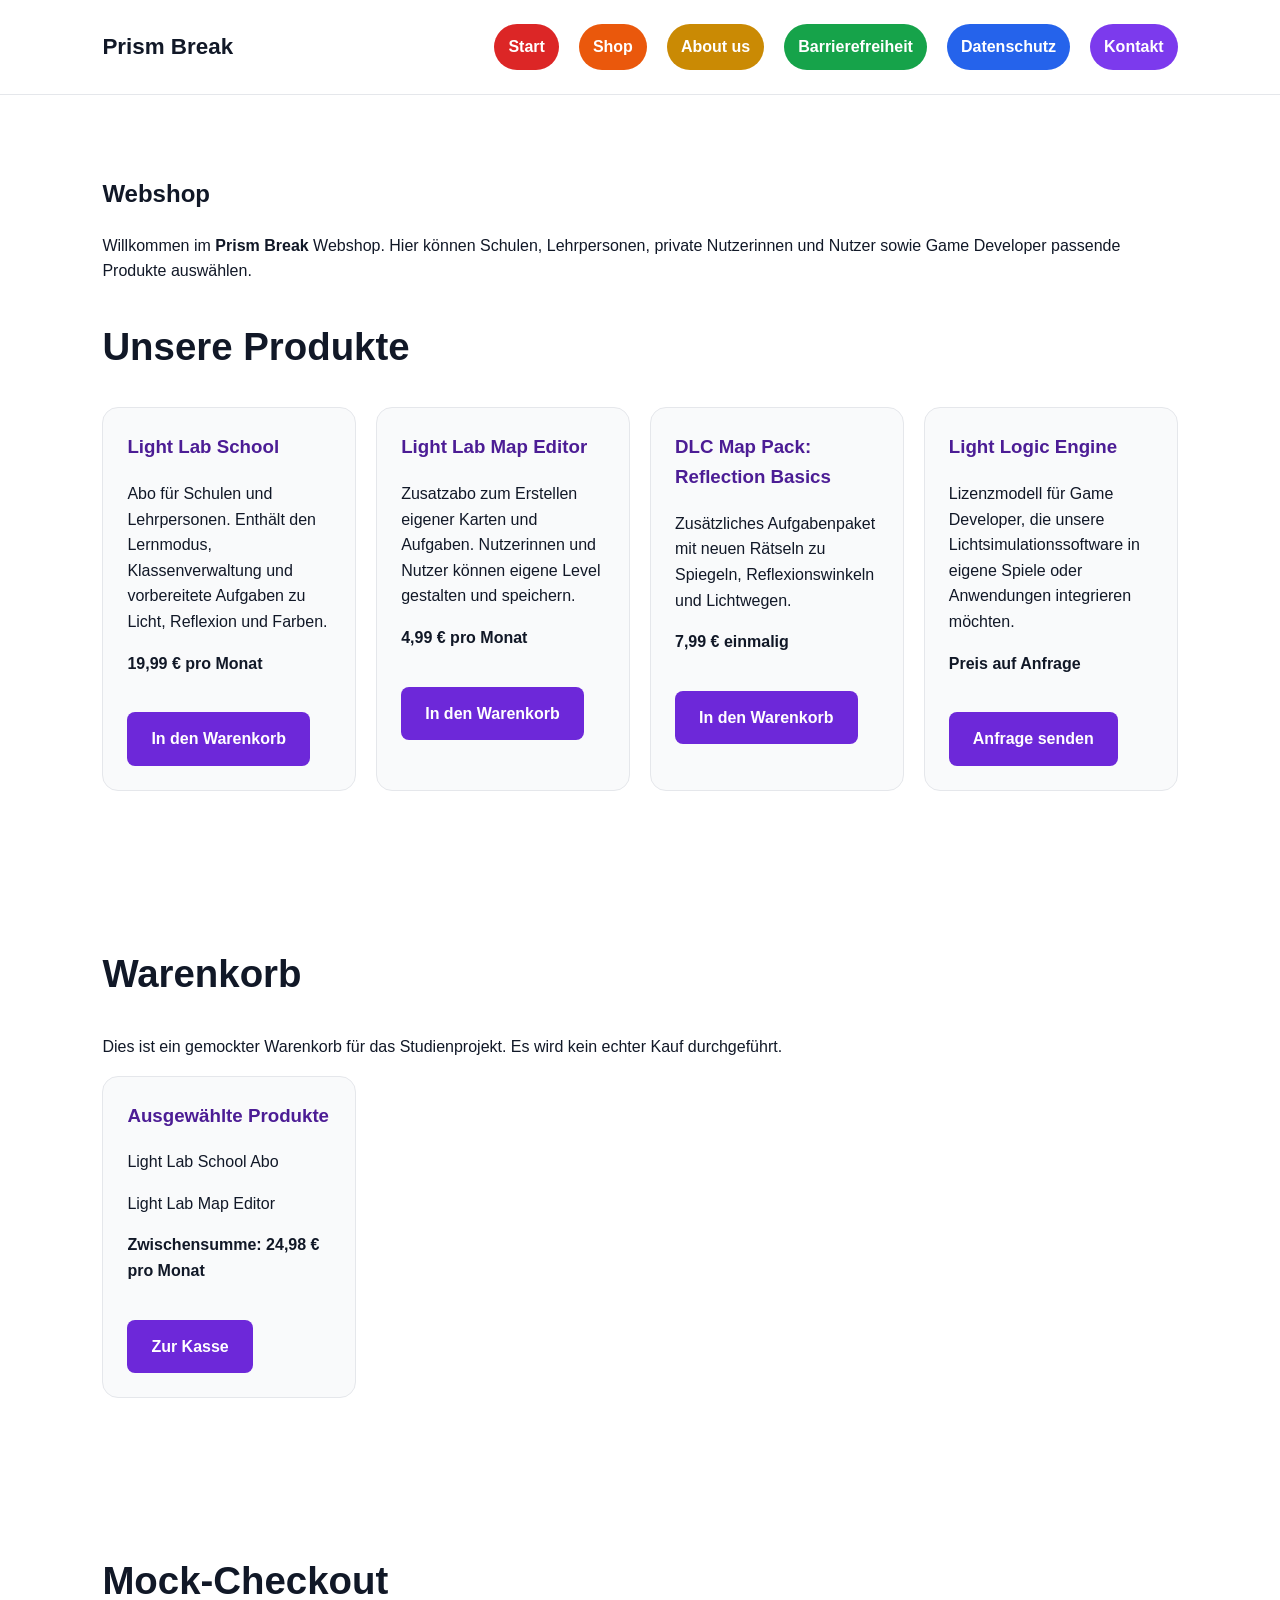
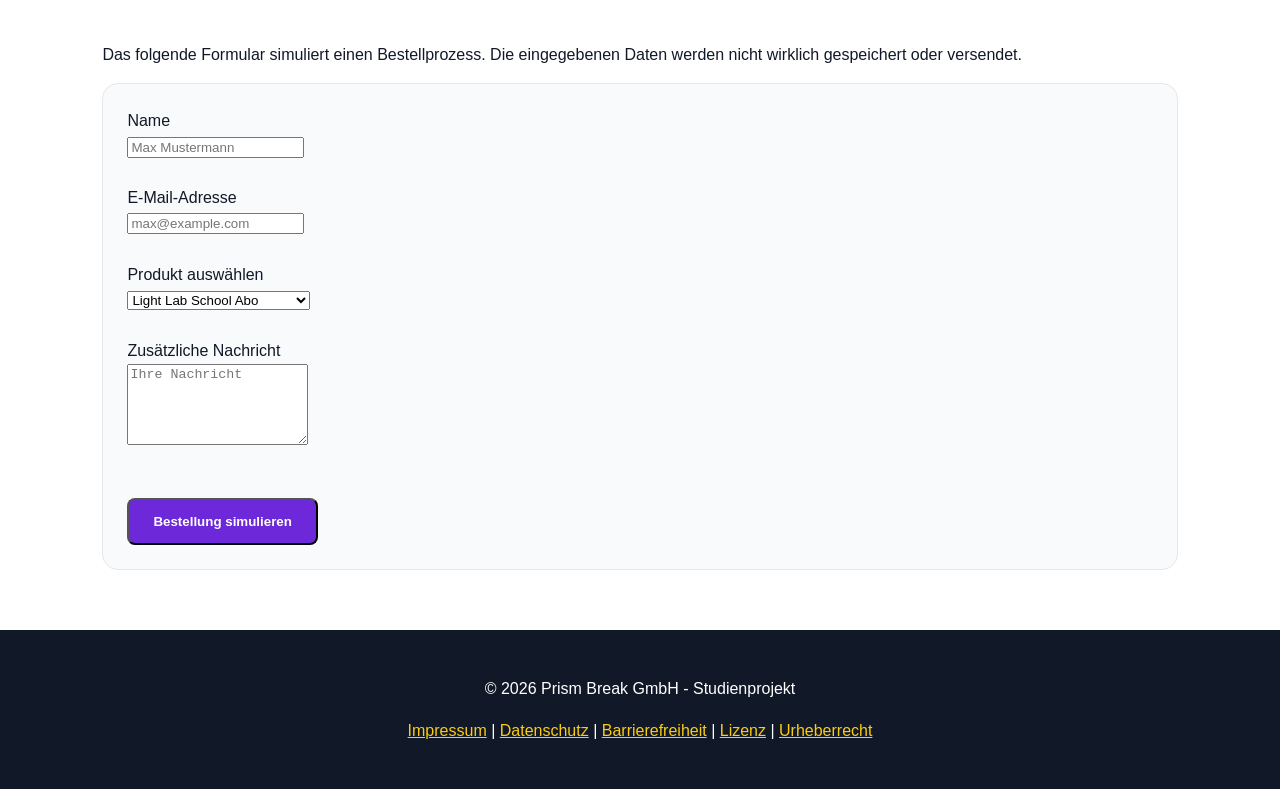
<file: shop.html>
<!DOCTYPE html>
<html lang="de">
<head>
  <meta charset="UTF-8">
  <meta name="viewport" content="width=device-width, initial-scale=1.0">
  <title>Shop - Prism Break</title>
  <link rel="stylesheet" href="style.css">
</head>

<body>
  <a class="skip-link" href="#main-content">Zum Hauptinhalt springen</a>

  <header>
    <nav class="navbar" aria-label="Hauptnavigation">
      <div class="logo">Prism Break</div>

      <ul>
        <li><a class="nav-red" href="index.html">Start</a></li>
        <li><a class="nav-orange" href="shop.html">Shop</a></li>
        <li><a class="nav-yellow" href="about.html">About us</a></li>
        <li><a class="nav-green" href="accessibility.html">Barrierefreiheit</a></li>
        <li><a class="nav-blue" href="privacy.html">Datenschutz</a></li>
        <li><a class="nav-purple" href="contact.html">Kontakt</a></li>
      </ul>
    </nav>
  </header>

  <main id="main-content">
    <section class="features">
      <h1>Webshop</h1>
      <p>
        Willkommen im <strong>Prism Break</strong> Webshop. Hier können Schulen, Lehrpersonen,
        private Nutzerinnen und Nutzer sowie Game Developer passende Produkte auswählen.
      </p>

      <h2>Unsere Produkte</h2>

      <div class="card-grid">
        <article class="card">
          <h3>Light Lab School</h3>
          <p>
            Abo für Schulen und Lehrpersonen. Enthält den Lernmodus,
            Klassenverwaltung und vorbereitete Aufgaben zu Licht, Reflexion und Farben.
          </p>
          <p><strong>19,99 € pro Monat</strong></p>
          <a class="button" href="#cart">In den Warenkorb</a>
        </article>

        <article class="card">
          <h3>Light Lab Map Editor</h3>
          <p>
            Zusatzabo zum Erstellen eigener Karten und Aufgaben.
            Nutzerinnen und Nutzer können eigene Level gestalten und speichern.
          </p>
          <p><strong>4,99 € pro Monat</strong></p>
          <a class="button" href="#cart">In den Warenkorb</a>
        </article>

        <article class="card">
          <h3>DLC Map Pack: Reflection Basics</h3>
          <p>
            Zusätzliches Aufgabenpaket mit neuen Rätseln zu Spiegeln,
            Reflexionswinkeln und Lichtwegen.
          </p>
          <p><strong>7,99 € einmalig</strong></p>
          <a class="button" href="#cart">In den Warenkorb</a>
        </article>

        <article class="card">
          <h3>Light Logic Engine</h3>
          <p>
            Lizenzmodell für Game Developer, die unsere Lichtsimulationssoftware
            in eigene Spiele oder Anwendungen integrieren möchten.
          </p>
          <p><strong>Preis auf Anfrage</strong></p>
          <a class="button" href="contact.html">Anfrage senden</a>
        </article>
      </div>
    </section>

    <section class="features" id="cart">
      <h2>Warenkorb</h2>
      <p>
        Dies ist ein gemockter Warenkorb für das Studienprojekt.
        Es wird kein echter Kauf durchgeführt.
      </p>

      <div class="card-grid">
        <article class="card">
          <h3>Ausgewählte Produkte</h3>
          <p>Light Lab School Abo</p>
          <p>Light Lab Map Editor</p>
          <p><strong>Zwischensumme: 24,98 € pro Monat</strong></p>
          <a class="button" href="#checkout">Zur Kasse</a>
        </article>
      </div>
    </section>

    <section class="features" id="checkout">
      <h2>Mock-Checkout</h2>
      <p>
        Das folgende Formular simuliert einen Bestellprozess.
        Die eingegebenen Daten werden nicht wirklich gespeichert oder versendet.
      </p>

      <form action="#" method="post" class="card">
        <div>
          <label for="name">Name</label><br>
          <input type="text" id="name" name="name" placeholder="Max Mustermann">
        </div>

        <br>

        <div>
          <label for="email">E-Mail-Adresse</label><br>
          <input type="email" id="email" name="email" placeholder="max@example.com">
        </div>

        <br>

        <div>
          <label for="product">Produkt auswählen</label><br>
          <select id="product" name="product">
            <option>Light Lab School Abo</option>
            <option>Light Lab Map Editor</option>
            <option>DLC Map Pack</option>
            <option>Light Logic Engine Anfrage</option>
          </select>
        </div>

        <br>

        <div>
          <label for="message">Zusätzliche Nachricht</label><br>
          <textarea id="message" name="message" rows="5" placeholder="Ihre Nachricht"></textarea>
        </div>

        <br>

        <button class="button" type="submit">Bestellung simulieren</button>
      </form>
    </section>
  </main>

  <footer>
    <p>&copy; 2026 Prism Break GmbH - Studienprojekt</p>
    <p>
      <a href="imprint.html">Impressum</a> |
      <a href="privacy.html">Datenschutz</a> |
      <a href="accessibility.html">Barrierefreiheit</a> |
      <a href="license.html">Lizenz</a> |
      <a href="copyright.html">Urheberrecht</a>
    </p>
  </footer>
</body>
</html>
</file>
<file: style.css>
* {
  box-sizing: border-box;
}

body {
  margin: 0;
  font-family: Arial, Helvetica, sans-serif;
  color: #111827;
  background: #ffffff;
  line-height: 1.6;
}

.skip-link {
  position: absolute;
  left: -999px;
  top: 10px;
  background: #111827;
  color: white;
  padding: 10px;
  z-index: 100;
}

.skip-link:focus {
  left: 10px;
}

.navbar {
  display: flex;
  justify-content: space-between;
  align-items: center;
  padding: 24px 8%;
  background: #ffffff;
  border-bottom: 1px solid #e5e7eb;
}

.logo {
  font-weight: bold;
  font-size: 1.4rem;
}

.navbar ul {
  display: flex;
  gap: 20px;
  list-style: none;
  padding: 0;
  margin: 0;
}

.navbar a {
  display: inline-block;
  padding: 10px 14px;
  border-radius: 999px;
  color: white;
  text-decoration: none;
  font-weight: 700;
  transition: transform 0.2s ease, box-shadow 0.2s ease;
}

.navbar a:hover,
.navbar a:focus {
  transform: translateY(-2px);
  outline: 3px solid #111827;
  outline-offset: 3px;
  box-shadow: 0 6px 16px rgba(0, 0, 0, 0.18);
}

.nav-red {
  background: #dc2626;
}

.nav-orange {
  background: #ea580c;
}

.nav-yellow {
  background: #ca8a04;
}

.nav-green {
  background: #16a34a;
}

.nav-blue {
  background: #2563eb;
}

.nav-purple {
  background: #7c3aed;
}

.hero {
  display: grid;
  grid-template-columns: 1fr 1fr;
  gap: 40px;
  padding: 80px 8%;
  align-items: center;
  background: linear-gradient(
    90deg,
    #ffffff 0%,
    #fee2e2 18%,
    #ffedd5 34%,
    #fef9c3 50%,
    #dcfce7 66%,
    #dbeafe 82%,
    #ede9fe 100%
  );
}

.hero h1 {
  font-size: 4rem;
  margin-bottom: 20px;
}

.hero p {
  font-size: 1.2rem;
  max-width: 600px;
}

.button {
  display: inline-block;
  margin-top: 20px;
  padding: 14px 24px;
  background: #6d28d9;
  color: white;
  border-radius: 8px;
  text-decoration: none;
  font-weight: bold;
}

.button:hover,
.button:focus {
  background: #4c1d95;
  outline: 3px solid #facc15;
  outline-offset: 4px;
}

.prism-box {
  position: relative;
  height: 300px;
  background: #111827;
  border-radius: 24px;
  overflow: hidden;
}

.prism {
  position: absolute;
  left: 45%;
  top: 90px;
  width: 0;
  height: 0;
  border-left: 55px solid transparent;
  border-right: 55px solid transparent;
  border-bottom: 110px solid rgba(255, 255, 255, 0.6);
}

.beam {
  position: absolute;
  height: 8px;
  border-radius: 999px;
}

.white-beam {
  left: 20px;
  top: 145px;
  width: 42%;
  background: white;
}

.red {
  left: 55%;
  top: 115px;
  width: 38%;
  background: #ef4444;
  transform: rotate(-12deg);
}

.yellow {
  left: 55%;
  top: 150px;
  width: 38%;
  background: #facc15;
}

.blue {
  left: 55%;
  top: 185px;
  width: 38%;
  background: #3b82f6;
  transform: rotate(12deg);
}

.features {
  padding: 60px 8%;
}

.features h2 {
  font-size: 2.4rem;
  margin-bottom: 30px;
}

.card-grid {
  display: grid;
  grid-template-columns: repeat(4, 1fr);
  gap: 20px;
}

.card {
  padding: 24px;
  border-radius: 16px;
  background: #f9fafb;
  border: 1px solid #e5e7eb;
}

.card h3 {
  margin-top: 0;
  color: #4c1d95;
}

footer {
  padding: 30px 8%;
  background: #111827;
  color: white;
  text-align: center;
}

footer a {
  color: #facc15;
}

@media (max-width: 900px) {
  .hero {
    grid-template-columns: 1fr;
  }

  .card-grid {
    grid-template-columns: 1fr 1fr;
  }

  .navbar {
    flex-direction: column;
    gap: 20px;
  }

  .navbar ul {
    flex-wrap: wrap;
    justify-content: center;
  }
}

@media (max-width: 600px) {
  .hero h1 {
    font-size: 2.8rem;
  }

  .card-grid {
    grid-template-columns: 1fr;
  }
}

.mini-prism,
.motion-brand {
  position: relative;
  height: 160px;
  margin-top: 20px;
  background: #111827;
  border-radius: 16px;
  overflow: hidden;
}

.mini-triangle,
.motion-prism {
  position: absolute;
  left: 42%;
  top: 45px;
  width: 0;
  height: 0;
  border-left: 35px solid transparent;
  border-right: 35px solid transparent;
  border-bottom: 70px solid rgba(255, 255, 255, 0.65);
}

.mini-white-beam,
.moving-beam {
  position: absolute;
  left: 10px;
  top: 78px;
  width: 40%;
  height: 6px;
  background: white;
  border-radius: 999px;
}

.mini-ray,
.motion-ray {
  position: absolute;
  left: 55%;
  width: 35%;
  height: 6px;
  border-radius: 999px;
}

.ray-red,
.motion-red {
  top: 58px;
  background: #ef4444;
  transform: rotate(-13deg);
}

.ray-yellow,
.motion-yellow {
  top: 78px;
  background: #facc15;
}

.ray-blue,
.motion-blue {
  top: 98px;
  background: #3b82f6;
  transform: rotate(13deg);
}

.moving-beam {
  animation: moveBeam 3s infinite;
}

.motion-ray {
  animation: glowRay 3s infinite;
}

@keyframes moveBeam {
  0% {
    width: 0;
    opacity: 0.2;
  }

  40% {
    width: 40%;
    opacity: 1;
  }

  100% {
    width: 40%;
    opacity: 1;
  }
}

@keyframes glowRay {
  0% {
    opacity: 0;
  }

  45% {
    opacity: 0;
  }

  70% {
    opacity: 1;
  }

  100% {
    opacity: 1;
  }
}

.brand-image {
  display: block;
  width: 100%;
  max-width: 320px;
  height: auto;
  margin: 20px auto 0 auto;
  border-radius: 16px;
  border: 1px solid #e5e7eb;
  background: #111827;
}
.table-wrapper {
  overflow-x: auto;
  margin-top: 20px;
}

table {
  width: 100%;
  border-collapse: collapse;
  background: #ffffff;
  border: 1px solid #e5e7eb;
}

th,
td {
  padding: 14px;
  text-align: left;
  border: 1px solid #e5e7eb;
  vertical-align: top;
}

th {
  background: #111827;
  color: white;
}

tr:nth-child(even) {
  background: #f9fafb;
}
</file>
